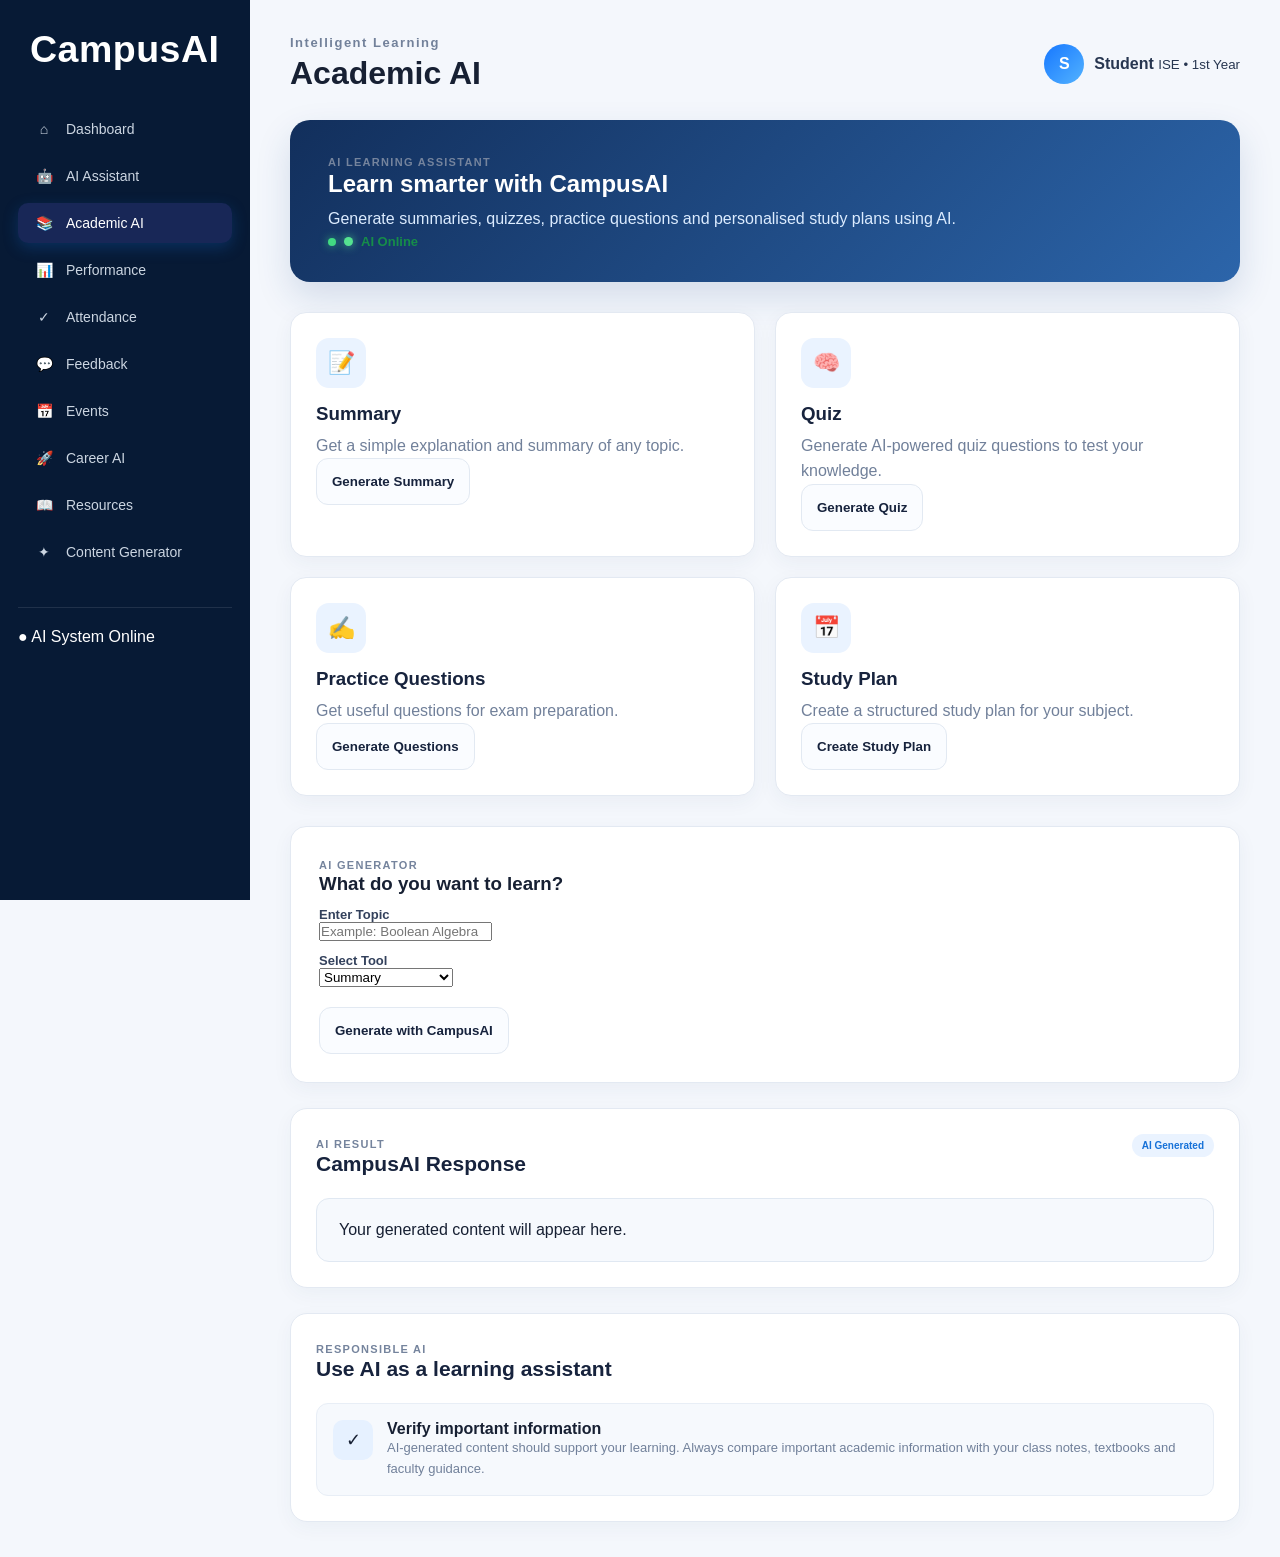
<file: frontend/academic.html>
<!DOCTYPE html>
<html lang="en">

<head>
    <meta charset="UTF-8">
    <meta name="viewport" content="width=device-width, initial-scale=1.0">

    <title>Academic AI | CampusAI</title>

    <link rel="stylesheet" href="style.css">
</head>

<body>

<div class="app">

    <!-- ================= SIDEBAR ================= -->

    <aside class="sidebar">

        <div class="sidebar-logo">

            <div class="logo-mark"></div>

            <div>
                <h2>CampusAI</h2>
                
            </div>

        </div>


        <nav>

            <a href="dashboard.html" class="nav-item">
                <span>⌂</span>
                Dashboard
            </a>

            <a href="ai.html" class="nav-item">
                <span>🤖</span>
                AI Assistant
            </a>

            <a href="academic.html" class="nav-item active">
                <span>📚</span>
                Academic AI
            </a>

            <a href="performance.html" class="nav-item">
                <span>📊</span>
                Performance
            </a>

            <a href="attendance.html" class="nav-item">
                <span>✓</span>
                Attendance
            </a>

            <a href="feedback.html" class="nav-item">
                <span>💬</span>
                Feedback
            </a>

            <a href="events.html" class="nav-item">
                <span>📅</span>
                Events
            </a>

            <a href="career.html" class="nav-item">
                <span>🚀</span>
                Career AI
            </a>

            <a href="resources.html" class="nav-item">
                <span>📖</span>
                Resources
            </a>

            <a href="content.html" class="nav-item">
                <span>✦</span>
                Content Generator
            </a>

        </nav>


        <div class="sidebar-bottom">
            <span>●</span>
            AI System Online
        </div>

    </aside>


    <!-- ================= MAIN CONTENT ================= -->

    <main class="main-content">


        <!-- TOP BAR -->

        <div class="topbar">

            <div>
                <div class="small-text">
                    Intelligent Learning
                </div>

                <h1>
                    Academic AI
                </h1>
            </div>


            <div class="profile">

                <div class="avatar">
                    S
                </div>

                <div>
                    <strong>Student</strong>
                    <small>ISE • 1st Year</small>
                </div>

            </div>

        </div>


        <!-- ================= HERO ================= -->

        <section class="page-hero">

            <div>

                <span class="section-label">
                    AI LEARNING ASSISTANT
                </span>

                <h2>
                    Learn smarter with CampusAI
                </h2>

                <p>
                    Generate summaries, quizzes, practice questions
                    and personalised study plans using AI.
                </p>

            </div>


            <div class="ai-online">

                <span class="status-dot"></span>

                AI Online

            </div>

        </section>



        <!-- ================= TOOL CARDS ================= -->

        <section class="tool-grid">


            <!-- SUMMARY -->

            <div class="tool-card">

                <div class="icon-box">
                    📝
                </div>

                <h3>
                    Summary
                </h3>

                <p>
                    Get a simple explanation and summary of any topic.
                </p>

                <button
                    class="action-btn"
                    onclick="selectTool('Summary')"
                >
                    Generate Summary
                </button>

            </div>



            <!-- QUIZ -->

            <div class="tool-card">

                <div class="icon-box">
                    🧠
                </div>

                <h3>
                    Quiz
                </h3>

                <p>
                    Generate AI-powered quiz questions to test your knowledge.
                </p>

                <button
                    class="action-btn"
                    onclick="selectTool('Quiz')"
                >
                    Generate Quiz
                </button>

            </div>



            <!-- PRACTICE -->

            <div class="tool-card">

                <div class="icon-box">
                    ✍️
                </div>

                <h3>
                    Practice Questions
                </h3>

                <p>
                    Get useful questions for exam preparation.
                </p>

                <button
                    class="action-btn"
                    onclick="selectTool('Practice Questions')"
                >
                    Generate Questions
                </button>

            </div>



            <!-- STUDY PLAN -->

            <div class="tool-card">

                <div class="icon-box">
                    📅
                </div>

                <h3>
                    Study Plan
                </h3>

                <p>
                    Create a structured study plan for your subject.
                </p>

                <button
                    class="action-btn"
                    onclick="selectTool('Study Plan')"
                >
                    Create Study Plan
                </button>

            </div>

        </section>



        <!-- ================= INPUT ================= -->

        <section class="form-card">

            <span class="section-label">
                AI GENERATOR
            </span>

            <h3>
                What do you want to learn?
            </h3>


            <label for="academicTopic">
                Enter Topic
            </label>

            <input
                type="text"
                id="academicTopic"
                placeholder="Example: Boolean Algebra"
            >


            <label for="academicType">
                Select Tool
            </label>

            <select id="academicType">

                <option value="Summary">
                    Summary
                </option>

                <option value="Quiz">
                    Quiz
                </option>

                <option value="Practice Questions">
                    Practice Questions
                </option>

                <option value="Study Plan">
                    Study Plan
                </option>

            </select>


            <button
                class="action-btn"
                onclick="generateAcademicContent()"
                style="margin-top:20px;"
            >
                Generate with CampusAI
            </button>

        </section>



        <!-- ================= RESULT ================= -->

        <section
            class="panel"
            id="academicResult"
            style="margin-top:25px;"
        >

            <div class="panel-header">

                <div>

                    <span class="section-label">
                        AI RESULT
                    </span>

                    <h3>
                        CampusAI Response
                    </h3>

                </div>

                <span class="ai-badge">
                    AI Generated
                </span>

            </div>


            <div
                id="resultContent"
                class="result"
            >
                Your generated content will appear here.
            </div>

        </section>



        <!-- ================= RESPONSIBLE AI ================= -->

        <section
            class="panel"
            style="margin-top:25px;"
        >

            <div class="panel-header">

                <div>

                    <span class="section-label">
                        RESPONSIBLE AI
                    </span>

                    <h3>
                        Use AI as a learning assistant
                    </h3>

                </div>

            </div>


            <div class="insight">

                <div class="insight-icon">
                    ✓
                </div>

                <div>

                    <strong>
                        Verify important information
                    </strong>

                    <p>
                        AI-generated content should support your learning.
                        Always compare important academic information with
                        your class notes, textbooks and faculty guidance.
                    </p>

                </div>

            </div>

        </section>


    </main>

</div>



<!-- ================= JAVASCRIPT ================= -->

<script>

function selectTool(tool) {

    const select = document.getElementById("academicType");

    select.value = tool;

    document.getElementById("academicTopic").focus();

}


async function generateAcademicContent() {

    const topic =
        document.getElementById("academicTopic").value.trim();

    const type =
        document.getElementById("academicType").value;

    const result =
        document.getElementById("resultContent");


    /* CHECK TOPIC */

    if (topic === "") {

        result.textContent =
            "Please enter a topic first.";

        document.getElementById("academicTopic").focus();

        return;

    }


    /* LOADING */

    result.textContent =
        "CampusAI is generating your " +
        type.toLowerCase() +
        "...";


    try {

        const response = await fetch(
            "http://127.0.0.1:5001/api/chat",
            {
                method: "POST",

                headers: {
                    "Content-Type": "application/json"
                },

                body: JSON.stringify({

                    message:
                        createAcademicPrompt(topic, type)

                })
            }
        );


        const data =
            await response.json();


        /* BACKEND ERROR */

        if (!response.ok) {

            result.textContent =
                "CampusAI Error: " +
                (data.error || "Something went wrong.");

            return;

        }


        /* SUCCESS */

        if (data.reply) {

            result.innerHTML =
                formatAIResponse(data.reply);

        }

        else {

            result.textContent =
                "CampusAI did not return an answer.";

        }


    }

    catch (error) {

        console.error(
            "Academic AI Error:",
            error
        );

        result.textContent =
            "Could not connect to the CampusAI server. Make sure your backend is running on port 5001.";

    }

}


/* ================= PROMPTS ================= */

function createAcademicPrompt(topic, type) {

    if (type === "Summary") {

        return `
You are CampusAI Academic Assistant.

Create a clear and simple STUDY SUMMARY for:

${topic}

The student is a first-year engineering student.

Include:
1. Definition
2. Important concepts
3. Key points
4. Important formulas or rules if applicable
5. A simple example
6. Exam points to remember

Actually provide the summary.
Do not tell the student what they should study.
        `;

    }


    if (type === "Quiz") {

        return `
You are CampusAI Academic Assistant.

Create a useful QUIZ for:

${topic}

The student is a first-year engineering student.

Create 5 multiple-choice questions.

For every question:
- Give four options
- Clearly indicate the correct answer
- Give a short explanation

Make the questions useful for exam preparation.

Actually create the quiz.
        `;

    }


    if (type === "Practice Questions") {

        return `
You are CampusAI Academic Assistant.

Create PRACTICE QUESTIONS for:

${topic}

The student is a first-year engineering student.

Create:
- 3 short-answer questions
- 3 medium-answer questions
- 2 long-answer questions

Include answers after the questions.

Make them useful for college exam preparation.

Actually provide the questions and answers.
        `;

    }


    if (type === "Study Plan") {

        return `
You are CampusAI Academic Assistant.

Create a STUDY PLAN for:

${topic}

The student is a first-year engineering student.

Create a practical 7-day study plan.

For each day include:
- Topic
- What to study
- Practice activity
- Revision activity

Keep it realistic and simple.

Actually create the complete study plan.
        `;

    }


    return `
Explain ${topic} clearly for a first-year engineering student.
    `;

}


/* ================= FORMAT AI RESPONSE ================= */

function formatAIResponse(text) {

    return text
        .replace(/</g, "&lt;")
        .replace(/>/g, "&gt;")
        .replace(/\*\*(.*?)\*\*/g, "<strong>$1</strong>")
        .replace(/\n/g, "<br>");
}

</script>

</body>

</html>
</file>
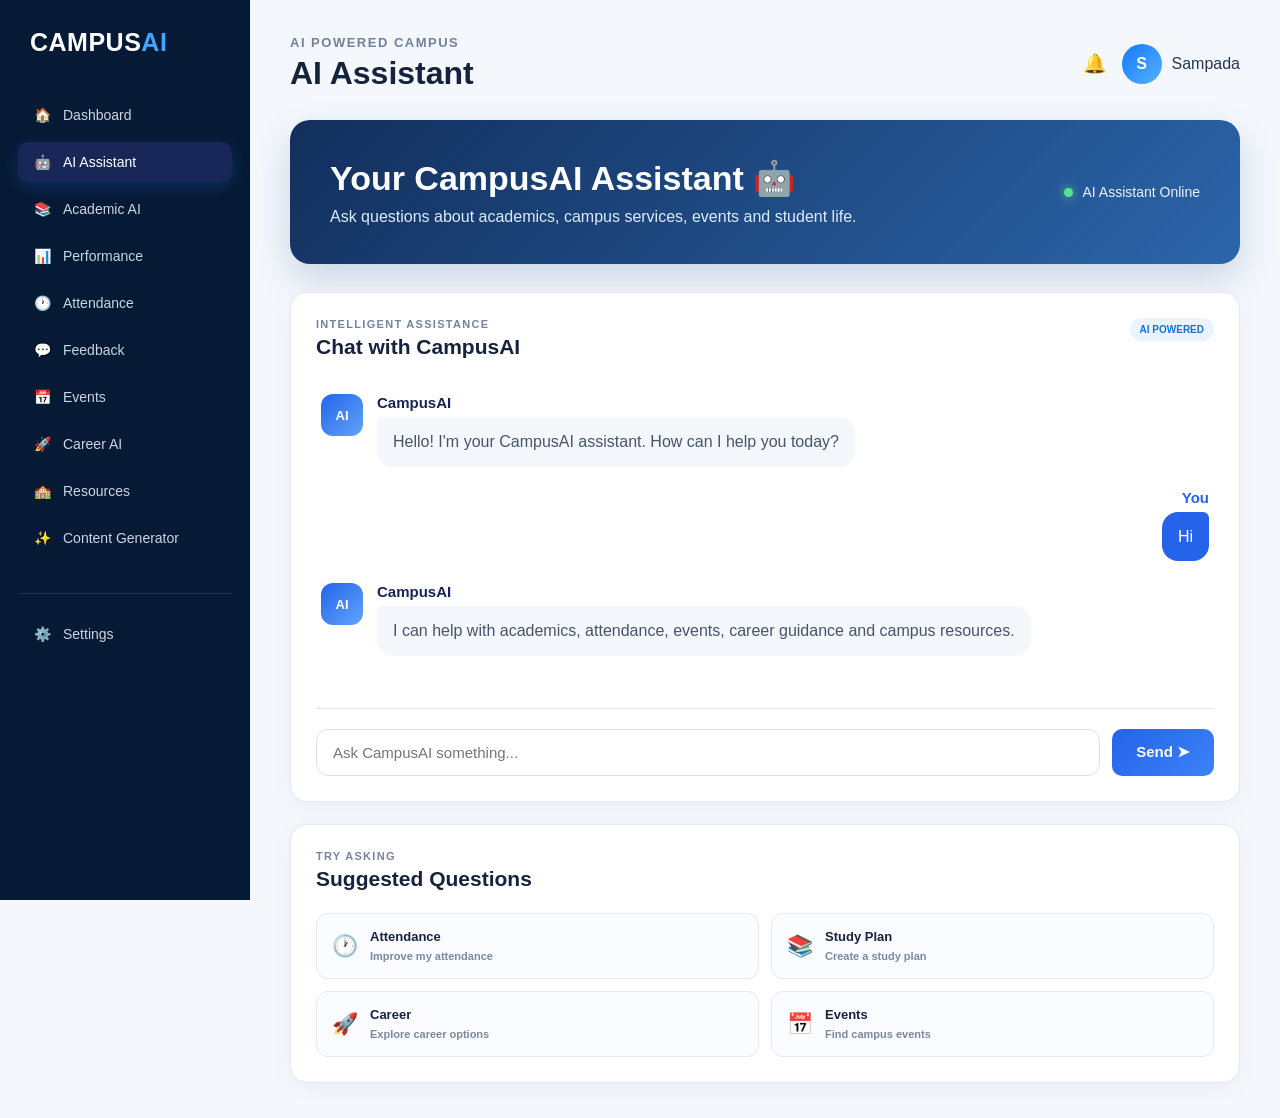
<file: frontend/ai.html>
<!DOCTYPE html>
<html lang="en">

<head>
    <meta charset="UTF-8">
    <meta name="viewport" content="width=device-width, initial-scale=1.0">

    <title>CampusAI - AI Assistant</title>

    <link rel="stylesheet" href="style.css">
</head>

<body class="dashboard-body">

    <!-- SIDEBAR -->
    <aside class="sidebar">

        <div class="sidebar-logo">
            CAMPUS<span>AI</span>
        </div>

        <nav>

            <a href="dashboard.html" class="nav-item">
                🏠 <span>Dashboard</span>
            </a>

            <a href="ai.html" class="nav-item active">
                🤖 <span>AI Assistant</span>
            </a>

            <a href="academic.html" class="nav-item">
                📚 <span>Academic AI</span>
            </a>

            <a href="performance.html" class="nav-item">
                📊 <span>Performance</span>
            </a>

            <a href="attendance.html" class="nav-item">
                🕐 <span>Attendance</span>
            </a>

            <a href="feedback.html" class="nav-item">
                💬 <span>Feedback</span>
            </a>

            <a href="events.html" class="nav-item">
                📅 <span>Events</span>
            </a>

            <a href="career.html" class="nav-item">
                🚀 <span>Career AI</span>
            </a>

            <a href="resources.html" class="nav-item">
                🏫 <span>Resources</span>
            </a>

            <a href="content.html" class="nav-item">
                ✨ <span>Content Generator</span>
            </a>

        </nav>

        <div class="sidebar-bottom">
            <a href="#" class="nav-item">
                ⚙️ <span>Settings</span>
            </a>
        </div>

    </aside>


    <!-- MAIN CONTENT -->
    <main class="main-content">

        <!-- TOP BAR -->
        <header class="topbar">

            <div>
                <p class="small-text">AI POWERED CAMPUS</p>
                <h2>AI Assistant</h2>
            </div>

            <div class="profile">

                <div class="notification">
                    🔔
                </div>

                <div class="avatar">
                    S
                </div>

                <span>Sampada</span>

            </div>

        </header>


        <!-- AI HERO -->
        <section class="welcome">

            <div>

                <h1>
                    Your CampusAI Assistant 🤖
                </h1>

                <p>
                    Ask questions about academics, campus services,
                    events and student life.
                </p>

            </div>

            <div class="ai-status">

                <span class="status-dot"></span>

                AI Assistant Online

            </div>

        </section>


        <!-- CHAT PANEL -->
        <section class="panel">

            <div class="panel-header">

                <div>

                    <p class="section-label">
                        INTELLIGENT ASSISTANCE
                    </p>

                    <h3>
                        Chat with CampusAI
                    </h3>

                </div>

                <span class="ai-badge">
                    AI POWERED
                </span>

            </div>


            <!-- CHAT MESSAGES -->
            <div class="chat-messages" id="chatMessages">

                <div class="message">

                    <div class="message-avatar">
                        AI
                    </div>

                    <div class="message-content">

                        <strong>
                            CampusAI
                        </strong>

                        <p>
                            Hello! I'm your CampusAI assistant.
                            How can I help you today?
                        </p>

                    </div>

                </div>


                <div class="message user-message">

                    <div class="message-content">

                        <strong>
                            You
                        </strong>

                        <p>
                            Hi
                        </p>

                    </div>

                </div>


                <div class="message">

                    <div class="message-avatar">
                        AI
                    </div>

                    <div class="message-content">

                        <strong>
                            CampusAI
                        </strong>

                        <p>
                            I can help with academics, attendance,
                            events, career guidance and campus resources.
                        </p>

                    </div>

                </div>

            </div>


            <!-- CHAT INPUT -->
            <div class="chat-input">

                <input
    type="text"
    id="userQuestion"
    placeholder="Ask CampusAI something..."
    autocomplete="off"
>
                <button onclick="askAI()">
    Send ➤
</button>

            </div>

        </section>


        <!-- SUGGESTED QUESTIONS -->
        <section class="panel" style="margin-top: 22px;">

            <div class="panel-header">

                <div>

                    <p class="section-label">
                        TRY ASKING
                    </p>

                    <h3>
                        Suggested Questions
                    </h3>

                </div>

            </div>


            <div class="quick-actions">

                <button
                    class="action-btn"
                    onclick="setQuestion('How can I improve my attendance?')">

                    <span>🕐</span>

                    <div>

                        <strong>
                            Attendance
                        </strong>

                        <small>
                            Improve my attendance
                        </small>

                    </div>

                </button>


                <button
                    class="action-btn"
                    onclick="setQuestion('Create a study plan for me')">

                    <span>📚</span>

                    <div>

                        <strong>
                            Study Plan
                        </strong>

                        <small>
                            Create a study plan
                        </small>

                    </div>

                </button>


                <button
                    class="action-btn"
                    onclick="setQuestion('What career options are available for ISE students?')">

                    <span>🚀</span>

                    <div>

                        <strong>
                            Career
                        </strong>

                        <small>
                            Explore career options
                        </small>

                    </div>

                </button>


                <button
                    class="action-btn"
                    onclick="setQuestion('What campus events are coming up?')">

                    <span>📅</span>

                    <div>

                        <strong>
                            Events
                        </strong>

                        <small>
                            Find campus events
                        </small>

                    </div>

                </button>

            </div>

        </section>

    </main>


    <!-- JAVASCRIPT -->
    <script src="script.js"></script>

</body>

</html>
</file>
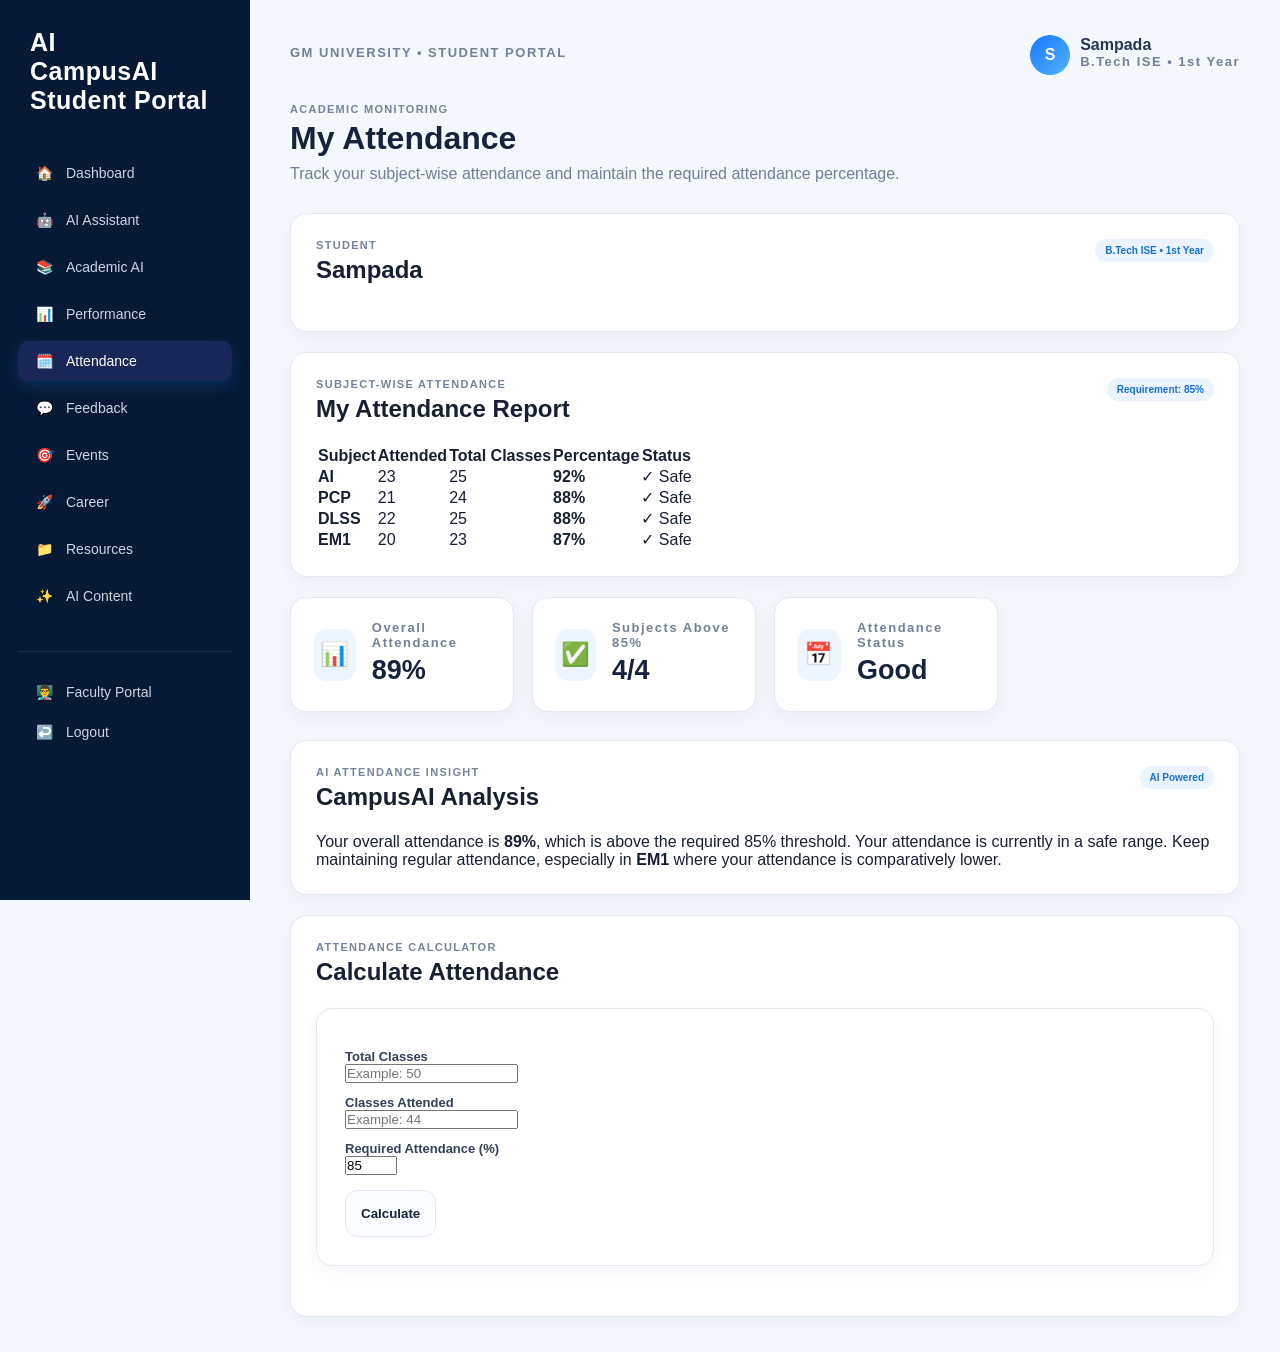
<file: frontend/attendance.html>
<!DOCTYPE html>
<html lang="en">

<head>
    <meta charset="UTF-8">
    <meta name="viewport" content="width=device-width, initial-scale=1.0">

    <title>CampusAI | Attendance</title>

    <link rel="stylesheet" href="style.css">
</head>

<body>

<div class="app">

    <!-- SIDEBAR -->

    <aside class="sidebar">

        <div class="sidebar-logo">
            <div class="logo-icon">AI</div>

            <div>
                <div class="logo-title">CampusAI</div>
                <div class="logo-subtitle">Student Portal</div>
            </div>
        </div>


        <nav>

            <a href="dashboard.html" class="nav-item">
                <span>🏠</span>
                <span>Dashboard</span>
            </a>

            <a href="ai.html" class="nav-item">
                <span>🤖</span>
                <span>AI Assistant</span>
            </a>

            <a href="academic.html" class="nav-item">
                <span>📚</span>
                <span>Academic AI</span>
            </a>

            <a href="performance.html" class="nav-item">
                <span>📊</span>
                <span>Performance</span>
            </a>

            <a href="attendance.html" class="nav-item active">
                <span>🗓️</span>
                <span>Attendance</span>
            </a>

            <a href="feedback.html" class="nav-item">
                <span>💬</span>
                <span>Feedback</span>
            </a>

            <a href="events.html" class="nav-item">
                <span>🎯</span>
                <span>Events</span>
            </a>

            <a href="career.html" class="nav-item">
                <span>🚀</span>
                <span>Career</span>
            </a>

            <a href="resources.html" class="nav-item">
                <span>📁</span>
                <span>Resources</span>
            </a>

            <a href="content.html" class="nav-item">
                <span>✨</span>
                <span>AI Content</span>
            </a>

        </nav>


        <div class="sidebar-bottom">

            <a href="faculty-login.html" class="nav-item">
                <span>👨‍🏫</span>
                <span>Faculty Portal</span>
            </a>

            <a href="index.html" class="nav-item">
                <span>↩️</span>
                <span>Logout</span>
            </a>

        </div>

    </aside>



    <!-- MAIN CONTENT -->

    <main class="main-content">

        <!-- TOP BAR -->

        <div class="topbar">

            <div>
                <div class="small-text">
                    GM UNIVERSITY • STUDENT PORTAL
                </div>
            </div>

            <div class="profile">

                <div class="avatar">
                    S
                </div>

                <div>

                    <strong>Sampada</strong>

                    <div class="small-text">
                        B.Tech ISE • 1st Year
                    </div>

                </div>

            </div>

        </div>



        <!-- PAGE HEADER -->

        <div class="page-header">

            <div>

                <div class="section-label">
                    ACADEMIC MONITORING
                </div>

                <h1>
                    My Attendance
                </h1>

                <p>
                    Track your subject-wise attendance and maintain
                    the required attendance percentage.
                </p>

            </div>

        </div>



        <!-- STUDENT INFO -->

        <div class="panel" style="margin-bottom:20px;">

            <div class="panel-header">

                <div>

                    <div class="section-label">
                        STUDENT
                    </div>

                    <h2>
                        Sampada
                    </h2>

                </div>

                <div class="ai-badge">
                    B.Tech ISE • 1st Year
                </div>

            </div>

        </div>



        <!-- ATTENDANCE TABLE -->

        <div class="panel">

            <div class="panel-header">

                <div>

                    <div class="section-label">
                        SUBJECT-WISE ATTENDANCE
                    </div>

                    <h2>
                        My Attendance Report
                    </h2>

                </div>

                <div class="ai-badge">
                    Requirement: 85%
                </div>

            </div>


            <table class="data-table">

                <thead>

                    <tr>
                        <th>Subject</th>
                        <th>Attended</th>
                        <th>Total Classes</th>
                        <th>Percentage</th>
                        <th>Status</th>
                    </tr>

                </thead>

                <tbody id="attendanceTable">

                </tbody>

            </table>

        </div>



        <!-- OVERALL -->

        <div class="stats" style="margin-top:20px;">

            <div class="stat-card">

                <div class="stat-icon">
                    📊
                </div>

                <div>

                    <div class="small-text">
                        Overall Attendance
                    </div>

                    <h2 id="overallAttendance">
                        -
                    </h2>

                </div>

            </div>


            <div class="stat-card">

                <div class="stat-icon">
                    ✅
                </div>

                <div>

                    <div class="small-text">
                        Subjects Above 85%
                    </div>

                    <h2 id="subjectsSafe">
                        -
                    </h2>

                </div>

            </div>


            <div class="stat-card">

                <div class="stat-icon">
                    📅
                </div>

                <div>

                    <div class="small-text">
                        Attendance Status
                    </div>

                    <h2 id="overallStatus">
                        -
                    </h2>

                </div>

            </div>

        </div>



        <!-- AI INSIGHT -->

        <div class="panel" style="margin-top:20px;">

            <div class="panel-header">

                <div>

                    <div class="section-label">
                        AI ATTENDANCE INSIGHT
                    </div>

                    <h2>
                        CampusAI Analysis
                    </h2>

                </div>

                <div class="ai-badge">
                    AI Powered
                </div>

            </div>


            <div class="insight-box" id="attendanceInsight">
                Analyzing your attendance...
            </div>

        </div>



        <!-- CALCULATOR -->

        <div class="panel" style="margin-top:20px;">

            <div class="panel-header">

                <div>

                    <div class="section-label">
                        ATTENDANCE CALCULATOR
                    </div>

                    <h2>
                        Calculate Attendance
                    </h2>

                </div>

            </div>


            <div class="form-card">

                <label>
                    Total Classes
                </label>

                <input
                    type="number"
                    id="totalClasses"
                    placeholder="Example: 50"
                    min="1"
                >


                <label>
                    Classes Attended
                </label>

                <input
                    type="number"
                    id="attendedClasses"
                    placeholder="Example: 44"
                    min="0"
                >


                <label>
                    Required Attendance (%)
                </label>

                <input
                    type="number"
                    id="requiredAttendance"
                    value="85"
                    min="1"
                    max="100"
                >


                <button
                    class="action-btn"
                    onclick="calculateAttendance()"
                    style="margin-top:15px;"
                >
                    Calculate
                </button>


                <div
                    class="result"
                    id="attendanceResult"
                    style="display:none;"
                ></div>

            </div>

        </div>

    </main>

</div>



<!-- DATABASE -->

<script src="data.js"></script>


<script>

function loadSampadaAttendance() {

    const student = students["Sampada"];

    const subjects = ["AI", "PCP", "DLSS", "EM1"];

    let tableHTML = "";

    let totalAttended = 0;
    let totalClasses = 0;
    let safeSubjects = 0;


    subjects.forEach(subject => {

        const attended =
            student.attendance[subject];

        const total =
            student.totalClasses[subject];

        const percentage =
            Math.round((attended / total) * 100);


        totalAttended += attended;
        totalClasses += total;


        let status;

        if (percentage >= 85) {

            status =
                `<span class="good">✓ Safe</span>`;

            safeSubjects++;

        } else {

            status =
                `<span class="warning">⚠ Needs Attention</span>`;

        }


        tableHTML += `

            <tr>

                <td>
                    <strong>${subject}</strong>
                </td>

                <td>
                    ${attended}
                </td>

                <td>
                    ${total}
                </td>

                <td>
                    <strong>${percentage}%</strong>
                </td>

                <td>
                    ${status}
                </td>

            </tr>

        `;
    });


    document.getElementById("attendanceTable")
        .innerHTML = tableHTML;



    /* OVERALL */

    const overall =
        Math.round(
            (totalAttended / totalClasses) * 100
        );


    document.getElementById("overallAttendance")
        .textContent = overall + "%";


    document.getElementById("subjectsSafe")
        .textContent =
        safeSubjects + "/4";


    document.getElementById("overallStatus")
        .textContent =
        overall >= 85
            ? "Good"
            : "Improve";



    /* AI INSIGHT */

    let lowestSubject = "";
    let lowestPercentage = 999;


    subjects.forEach(subject => {

        const attended =
            student.attendance[subject];

        const total =
            student.totalClasses[subject];

        const percentage =
            (attended / total) * 100;


        if (percentage < lowestPercentage) {

            lowestPercentage =
                percentage;

            lowestSubject =
                subject;

        }

    });


    lowestPercentage =
        Math.round(lowestPercentage);


    let message;


    if (overall >= 85) {

        message = `
            Your overall attendance is
            <strong>${overall}%</strong>, which is above
            the required 85% threshold.

            Your attendance is currently in a safe range.
            Keep maintaining regular attendance,
            especially in <strong>${lowestSubject}</strong>
            where your attendance is comparatively lower.
        `;

    } else {

        message = `
            Your overall attendance is
            <strong>${overall}%</strong>, which is below
            the required 85% threshold.

            You should focus on improving attendance,
            especially in <strong>${lowestSubject}</strong>.
        `;

    }


    document.getElementById("attendanceInsight")
        .innerHTML = message;

}



function calculateAttendance() {

    const total =
        Number(
            document.getElementById("totalClasses").value
        );

    const attended =
        Number(
            document.getElementById("attendedClasses").value
        );

    const required =
        Number(
            document.getElementById("requiredAttendance").value
        );


    const result =
        document.getElementById("attendanceResult");


    if (
        total <= 0 ||
        attended < 0 ||
        attended > total
    ) {

        result.style.display = "block";

        result.innerHTML =
            "Please enter valid attendance values.";

        return;

    }


    const percentage =
        (attended / total) * 100;


    let message = `
        Current Attendance:
        <strong>${percentage.toFixed(2)}%</strong>
        <br><br>
    `;


    if (percentage >= required) {

        message += `
            ✓ You have met the required
            ${required}% attendance.
        `;

    } else {

        const classesNeeded =
            Math.ceil(
                (required * total - 100 * attended)
                /
                (100 - required)
            );


        message += `
            ⚠ You need to attend approximately
            <strong>${classesNeeded}</strong>
            more consecutive classes to reach
            ${required}%.
        `;

    }


    result.style.display = "block";

    result.innerHTML = message;

}



document.addEventListener(
    "DOMContentLoaded",
    loadSampadaAttendance
);

</script>

</body>

</html>
</file>
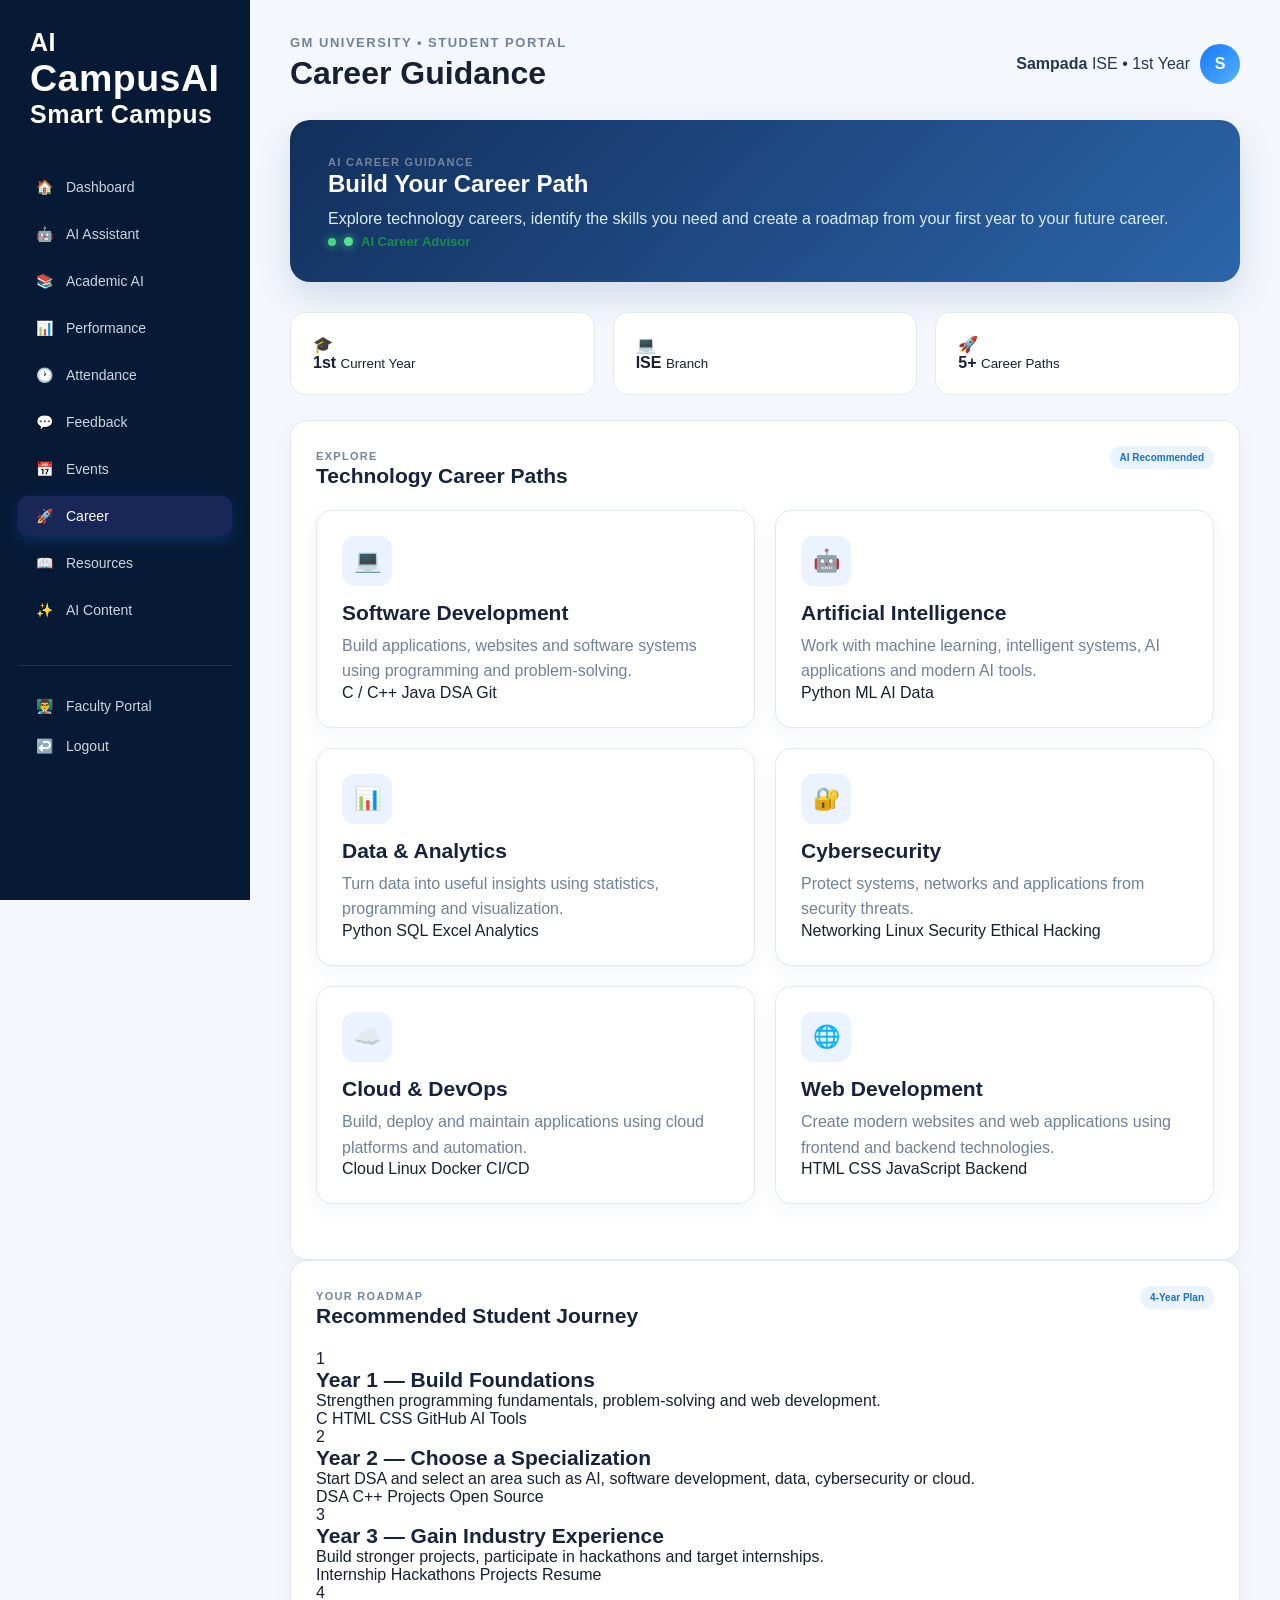
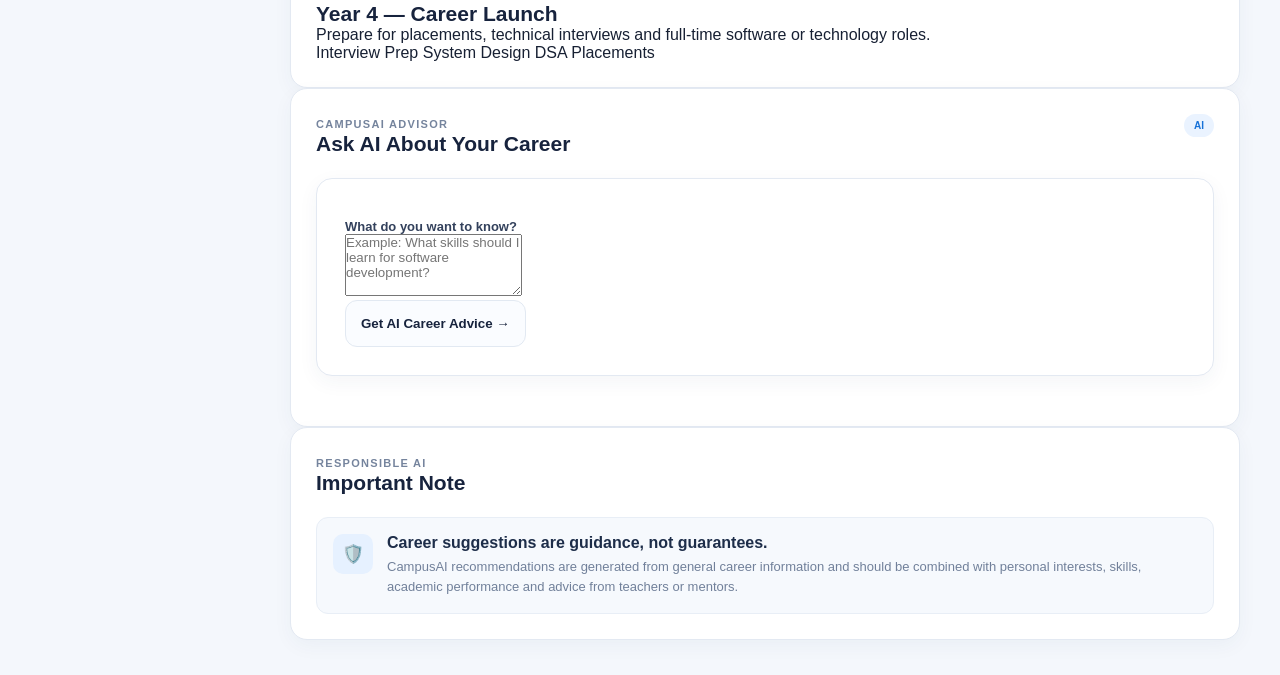
<file: frontend/career.html>
<!DOCTYPE html>
<html lang="en">
<head>
    <meta charset="UTF-8">
    <meta name="viewport" content="width=device-width, initial-scale=1.0">

    <title>Career Guidance | CampusAI</title>

    <link rel="stylesheet" href="style.css">
</head>

<body>

<div class="app">

    <!-- SIDEBAR -->
    <aside class="sidebar">

        <div class="sidebar-logo">
            <div class="logo-mark">AI</div>

            <div>
                <h2>CampusAI</h2>
                <p>Smart Campus</p>
            </div>
        </div>

        <nav class="sidebar-nav">

            <a href="dashboard.html" class="nav-item">
                <span>🏠</span>
                <span>Dashboard</span>
            </a>

            <a href="ai.html" class="nav-item">
                <span>🤖</span>
                <span>AI Assistant</span>
            </a>

            <a href="academic.html" class="nav-item">
                <span>📚</span>
                <span>Academic AI</span>
            </a>

            <a href="performance.html" class="nav-item">
                <span>📊</span>
                <span>Performance</span>
            </a>

            <a href="attendance.html" class="nav-item">
                <span>🕐</span>
                <span>Attendance</span>
            </a>

            <a href="feedback.html" class="nav-item">
                <span>💬</span>
                <span>Feedback</span>
            </a>

            <a href="events.html" class="nav-item">
                <span>📅</span>
                <span>Events</span>
            </a>

            <a href="career.html" class="nav-item active">
                <span>🚀</span>
                <span>Career</span>
            </a>

            <a href="resources.html" class="nav-item">
                <span>📖</span>
                <span>Resources</span>
            </a>

            <a href="content.html" class="nav-item">
                <span>✨</span>
                <span>AI Content</span>
            </a>

        </nav>

        <div class="sidebar-bottom">

            <a href="faculty-login.html" class="nav-item">
                <span>👨‍🏫</span>
                <span>Faculty Portal</span>
            </a>

            <a href="index.html" class="nav-item">
                <span>↩️</span>
                <span>Logout</span>
            </a>

        </div>

    </aside>


    <!-- MAIN CONTENT -->
    <main class="main-content">

        <!-- TOPBAR -->
        <header class="topbar">

            <div>
                <div class="small-text">
                    GM UNIVERSITY • STUDENT PORTAL
                </div>

                <h1>Career Guidance</h1>
            </div>

            <div class="profile">

                <div>
                    <strong>Sampada</strong>
                    <span>ISE • 1st Year</span>
                </div>

                <div class="avatar">
                    S
                </div>

            </div>

        </header>


        <!-- PAGE -->
        <div class="page-container">


            <!-- HERO -->
            <section class="page-hero">

                <div>

                    <span class="section-label">
                        AI CAREER GUIDANCE
                    </span>

                    <h2>
                        Build Your Career Path
                    </h2>

                    <p>
                        Explore technology careers, identify the skills you
                        need and create a roadmap from your first year to
                        your future career.
                    </p>

                </div>

                <div class="ai-online">

                    <span class="status-dot"></span>

                    AI Career Advisor

                </div>

            </section>


            <!-- CAREER STATS -->
            <div class="page-stats">

                <div class="page-stat">

                    <span>🎓</span>

                    <div>

                        <strong>1st</strong>

                        <small>
                            Current Year
                        </small>

                    </div>

                </div>


                <div class="page-stat">

                    <span>💻</span>

                    <div>

                        <strong>ISE</strong>

                        <small>
                            Branch
                        </small>

                    </div>

                </div>


                <div class="page-stat">

                    <span>🚀</span>

                    <div>

                        <strong>5+</strong>

                        <small>
                            Career Paths
                        </small>

                    </div>

                </div>

            </div>


            <!-- CAREER PATHS -->
            <section class="panel">

                <div class="panel-header">

                    <div>

                        <span class="section-label">
                            EXPLORE
                        </span>

                        <h3>
                            Technology Career Paths
                        </h3>

                    </div>

                    <span class="ai-badge">
                        AI Recommended
                    </span>

                </div>


                <div class="tool-grid">


                    <!-- SOFTWARE -->
                    <div class="tool-card">

                        <div class="icon-box">
                            💻
                        </div>

                        <h3>
                            Software Development
                        </h3>

                        <p>
                            Build applications, websites and software
                            systems using programming and problem-solving.
                        </p>

                        <div class="skill-list">

                            <span>C / C++</span>
                            <span>Java</span>
                            <span>DSA</span>
                            <span>Git</span>

                        </div>

                    </div>


                    <!-- AI -->
                    <div class="tool-card">

                        <div class="icon-box">
                            🤖
                        </div>

                        <h3>
                            Artificial Intelligence
                        </h3>

                        <p>
                            Work with machine learning, intelligent systems,
                            AI applications and modern AI tools.
                        </p>

                        <div class="skill-list">

                            <span>Python</span>
                            <span>ML</span>
                            <span>AI</span>
                            <span>Data</span>

                        </div>

                    </div>


                    <!-- DATA -->
                    <div class="tool-card">

                        <div class="icon-box">
                            📊
                        </div>

                        <h3>
                            Data & Analytics
                        </h3>

                        <p>
                            Turn data into useful insights using statistics,
                            programming and visualization.
                        </p>

                        <div class="skill-list">

                            <span>Python</span>
                            <span>SQL</span>
                            <span>Excel</span>
                            <span>Analytics</span>

                        </div>

                    </div>


                    <!-- CYBER -->
                    <div class="tool-card">

                        <div class="icon-box">
                            🔐
                        </div>

                        <h3>
                            Cybersecurity
                        </h3>

                        <p>
                            Protect systems, networks and applications from
                            security threats.
                        </p>

                        <div class="skill-list">

                            <span>Networking</span>
                            <span>Linux</span>
                            <span>Security</span>
                            <span>Ethical Hacking</span>

                        </div>

                    </div>


                    <!-- CLOUD -->
                    <div class="tool-card">

                        <div class="icon-box">
                            ☁️
                        </div>

                        <h3>
                            Cloud & DevOps
                        </h3>

                        <p>
                            Build, deploy and maintain applications using
                            cloud platforms and automation.
                        </p>

                        <div class="skill-list">

                            <span>Cloud</span>
                            <span>Linux</span>
                            <span>Docker</span>
                            <span>CI/CD</span>

                        </div>

                    </div>


                    <!-- WEB -->
                    <div class="tool-card">

                        <div class="icon-box">
                            🌐
                        </div>

                        <h3>
                            Web Development
                        </h3>

                        <p>
                            Create modern websites and web applications using
                            frontend and backend technologies.
                        </p>

                        <div class="skill-list">

                            <span>HTML</span>
                            <span>CSS</span>
                            <span>JavaScript</span>
                            <span>Backend</span>

                        </div>

                    </div>

                </div>

            </section>


            <!-- PERSONAL ROADMAP -->
            <section class="panel">

                <div class="panel-header">

                    <div>

                        <span class="section-label">
                            YOUR ROADMAP
                        </span>

                        <h3>
                            Recommended Student Journey
                        </h3>

                    </div>

                    <span class="ai-badge">
                        4-Year Plan
                    </span>

                </div>


                <div class="career-roadmap">


                    <!-- YEAR 1 -->
                    <div class="roadmap-item">

                        <div class="roadmap-number">
                            1
                        </div>

                        <div class="roadmap-content">

                            <h3>
                                Year 1 — Build Foundations
                            </h3>

                            <p>
                                Strengthen programming fundamentals,
                                problem-solving and web development.
                            </p>

                            <div class="skill-list">

                                <span>C</span>
                                <span>HTML</span>
                                <span>CSS</span>
                                <span>GitHub</span>
                                <span>AI Tools</span>

                            </div>

                        </div>

                    </div>


                    <!-- YEAR 2 -->
                    <div class="roadmap-item">

                        <div class="roadmap-number">
                            2
                        </div>

                        <div class="roadmap-content">

                            <h3>
                                Year 2 — Choose a Specialization
                            </h3>

                            <p>
                                Start DSA and select an area such as AI,
                                software development, data, cybersecurity
                                or cloud.
                            </p>

                            <div class="skill-list">

                                <span>DSA</span>
                                <span>C++</span>
                                <span>Projects</span>
                                <span>Open Source</span>

                            </div>

                        </div>

                    </div>


                    <!-- YEAR 3 -->
                    <div class="roadmap-item">

                        <div class="roadmap-number">
                            3
                        </div>

                        <div class="roadmap-content">

                            <h3>
                                Year 3 — Gain Industry Experience
                            </h3>

                            <p>
                                Build stronger projects, participate in
                                hackathons and target internships.
                            </p>

                            <div class="skill-list">

                                <span>Internship</span>
                                <span>Hackathons</span>
                                <span>Projects</span>
                                <span>Resume</span>

                            </div>

                        </div>

                    </div>


                    <!-- YEAR 4 -->
                    <div class="roadmap-item">

                        <div class="roadmap-number">
                            4
                        </div>

                        <div class="roadmap-content">

                            <h3>
                                Year 4 — Career Launch
                            </h3>

                            <p>
                                Prepare for placements, technical interviews
                                and full-time software or technology roles.
                            </p>

                            <div class="skill-list">

                                <span>Interview Prep</span>
                                <span>System Design</span>
                                <span>DSA</span>
                                <span>Placements</span>

                            </div>

                        </div>

                    </div>

                </div>

            </section>


            <!-- AI ADVISOR -->
            <section class="panel">

                <div class="panel-header">

                    <div>

                        <span class="section-label">
                            CAMPUSAI ADVISOR
                        </span>

                        <h3>
                            Ask AI About Your Career
                        </h3>

                    </div>

                    <span class="ai-badge">
                        AI
                    </span>

                </div>


                <div class="form-card">

                    <label for="careerQuestion">
                        What do you want to know?
                    </label>

                    <textarea
                        id="careerQuestion"
                        rows="4"
                        placeholder="Example: What skills should I learn for software development?"
                    ></textarea>


                    <button
                        class="action-btn primary"
                        onclick="getCareerAdvice()">

                        Get AI Career Advice →

                    </button>


                    <div
                        id="careerResult"
                        class="result"
                        style="display:none;">

                    </div>

                </div>

            </section>


            <!-- RESPONSIBLE AI -->
            <section class="panel">

                <div class="panel-header">

                    <div>

                        <span class="section-label">
                            RESPONSIBLE AI
                        </span>

                        <h3>
                            Important Note
                        </h3>

                    </div>

                </div>

                <div class="insight">

                    <div class="insight-icon">
                        🛡️
                    </div>

                    <div>

                        <h4>
                            Career suggestions are guidance, not guarantees.
                        </h4>

                        <p>
                            CampusAI recommendations are generated from
                            general career information and should be combined
                            with personal interests, skills, academic
                            performance and advice from teachers or mentors.
                        </p>

                    </div>

                </div>

            </section>

        </div>

    </main>

</div>


<script>

function getCareerAdvice() {

    const question =
        document.getElementById("careerQuestion").value.trim();

    const result =
        document.getElementById("careerResult");

    if (question === "") {

        result.style.display = "block";

        result.innerHTML =
            "<strong>Please enter a career question.</strong>";

        return;

    }

    result.style.display = "block";

    result.innerHTML = `
        <h4>CampusAI Career Insight</h4>

        <p>
            Based on your question, focus on building strong programming
            fundamentals first. As an ISE student, you can explore software
            development, AI, data, cybersecurity and cloud technologies
            before choosing a specialization.
        </p>

        <p>
            Start with one programming language, learn DSA gradually,
            build small projects and maintain your work on GitHub.
            Your career direction can become clearer as you gain
            experience.
        </p>
    `;
}

</script>

</body>
</html>
</file>
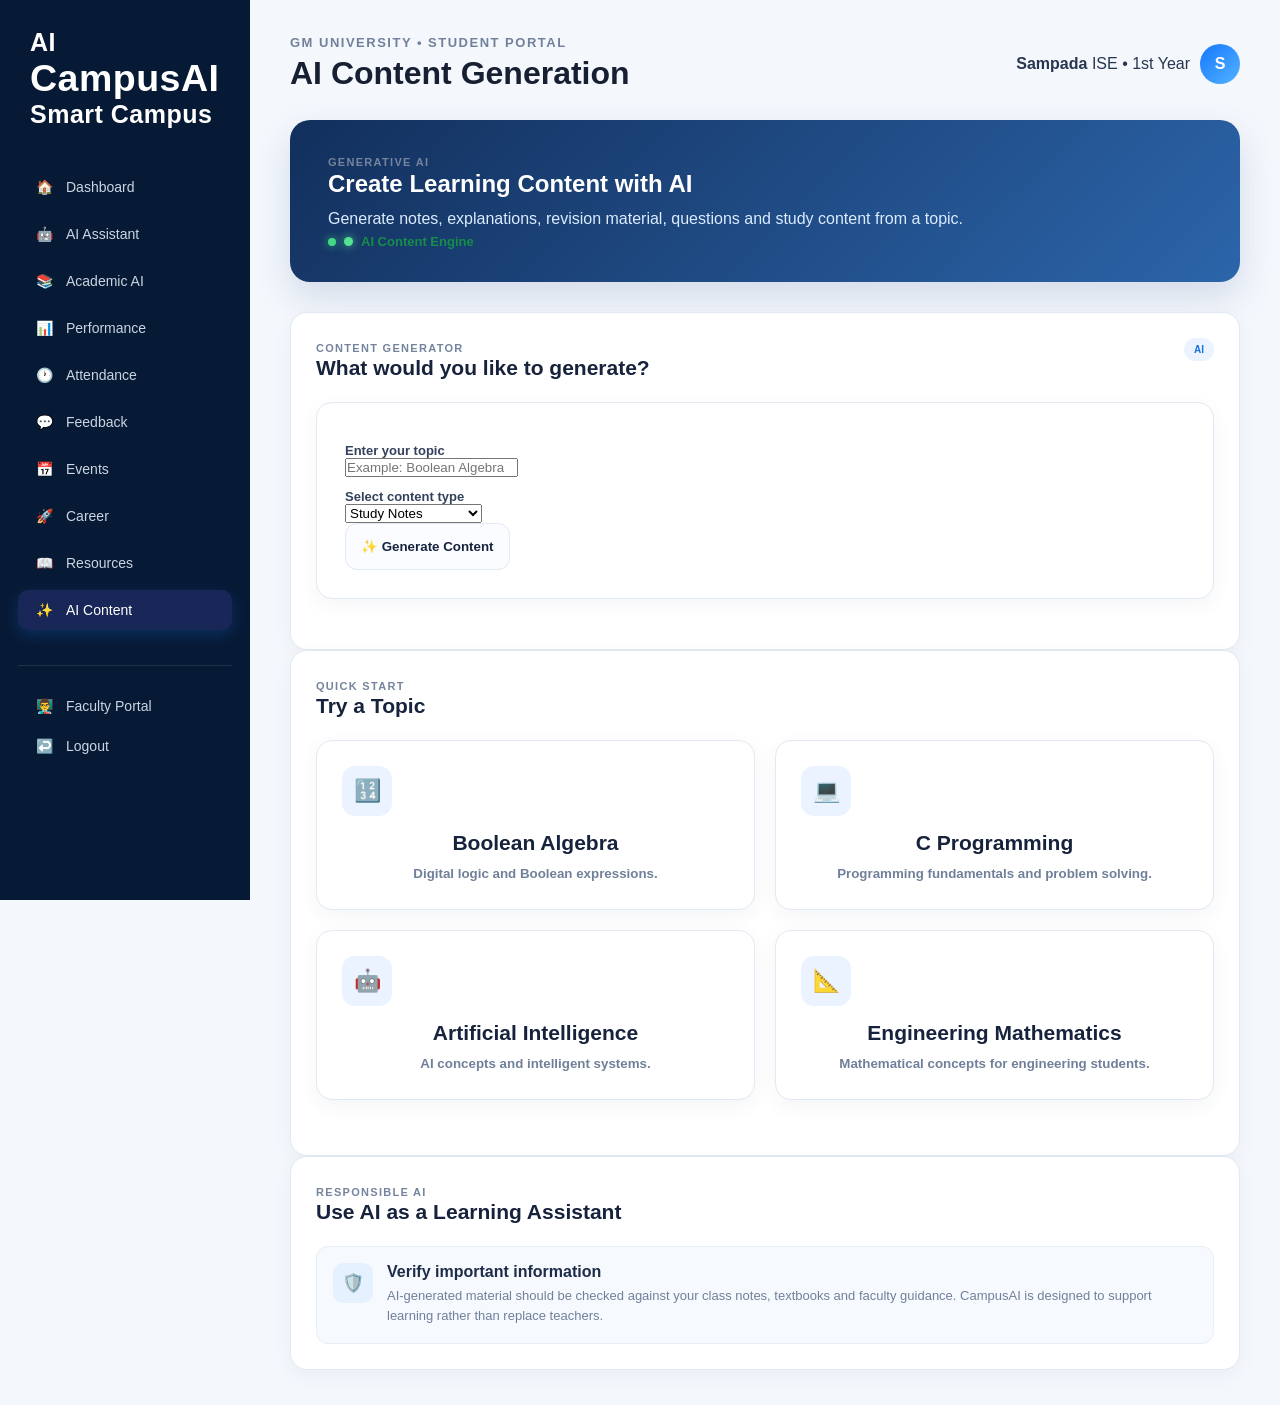
<file: frontend/content.html>
<!DOCTYPE html>
<html lang="en">
<head>
    <meta charset="UTF-8">
    <meta name="viewport" content="width=device-width, initial-scale=1.0">

    <title>AI Content | CampusAI</title>

    <link rel="stylesheet" href="style.css">
</head>

<body>

<div class="app">

    <!-- SIDEBAR -->
    <aside class="sidebar">

        <div class="sidebar-logo">
            <div class="logo-mark">AI</div>

            <div>
                <h2>CampusAI</h2>
                <p>Smart Campus</p>
            </div>
        </div>

        <nav class="sidebar-nav">

            <a href="dashboard.html" class="nav-item">
                <span>🏠</span>
                <span>Dashboard</span>
            </a>

            <a href="ai.html" class="nav-item">
                <span>🤖</span>
                <span>AI Assistant</span>
            </a>

            <a href="academic.html" class="nav-item">
                <span>📚</span>
                <span>Academic AI</span>
            </a>

            <a href="performance.html" class="nav-item">
                <span>📊</span>
                <span>Performance</span>
            </a>

            <a href="attendance.html" class="nav-item">
                <span>🕐</span>
                <span>Attendance</span>
            </a>

            <a href="feedback.html" class="nav-item">
                <span>💬</span>
                <span>Feedback</span>
            </a>

            <a href="events.html" class="nav-item">
                <span>📅</span>
                <span>Events</span>
            </a>

            <a href="career.html" class="nav-item">
                <span>🚀</span>
                <span>Career</span>
            </a>

            <a href="resources.html" class="nav-item">
                <span>📖</span>
                <span>Resources</span>
            </a>

            <a href="content.html" class="nav-item active">
                <span>✨</span>
                <span>AI Content</span>
            </a>

        </nav>

        <div class="sidebar-bottom">

            <a href="faculty-login.html" class="nav-item">
                <span>👨‍🏫</span>
                <span>Faculty Portal</span>
            </a>

            <a href="index.html" class="nav-item">
                <span>↩️</span>
                <span>Logout</span>
            </a>

        </div>

    </aside>


    <!-- MAIN -->
    <main class="main-content">

        <!-- TOPBAR -->
        <header class="topbar">

            <div>

                <div class="small-text">
                    GM UNIVERSITY • STUDENT PORTAL
                </div>

                <h1>
                    AI Content Generation
                </h1>

            </div>

            <div class="profile">

                <div>
                    <strong>Sampada</strong>
                    <span>ISE • 1st Year</span>
                </div>

                <div class="avatar">
                    S
                </div>

            </div>

        </header>


        <!-- PAGE -->
        <div class="page-container">


            <!-- HERO -->
            <section class="page-hero">

                <div>

                    <span class="section-label">
                        GENERATIVE AI
                    </span>

                    <h2>
                        Create Learning Content with AI
                    </h2>

                    <p>
                        Generate notes, explanations, revision material,
                        questions and study content from a topic.
                    </p>

                </div>

                <div class="ai-online">

                    <span class="status-dot"></span>

                    AI Content Engine

                </div>

            </section>


            <!-- GENERATOR -->
            <section class="panel">

                <div class="panel-header">

                    <div>

                        <span class="section-label">
                            CONTENT GENERATOR
                        </span>

                        <h3>
                            What would you like to generate?
                        </h3>

                    </div>

                    <span class="ai-badge">
                        AI
                    </span>

                </div>


                <div class="form-card">

                    <label for="contentTopic">
                        Enter your topic
                    </label>

                    <input
                        type="text"
                        id="contentTopic"
                        placeholder="Example: Boolean Algebra"
                    >


                    <label for="contentType">
                        Select content type
                    </label>

                    <select id="contentType">

                        <option value="notes">
                            Study Notes
                        </option>

                        <option value="explanation">
                            Simple Explanation
                        </option>

                        <option value="questions">
                            Practice Questions
                        </option>

                        <option value="summary">
                            Quick Revision
                        </option>

                        <option value="flashcards">
                            Flashcards
                        </option>

                    </select>


                    <button
                        class="action-btn primary"
                        onclick="generateContent()">

                        ✨ Generate Content

                    </button>

                </div>

            </section>


            <!-- QUICK TOPICS -->
            <section class="panel">

                <div class="panel-header">

                    <div>

                        <span class="section-label">
                            QUICK START
                        </span>

                        <h3>
                            Try a Topic
                        </h3>

                    </div>

                </div>


                <div class="tool-grid">

                    <button
                        class="tool-card content-topic"
                        onclick="setTopic('Boolean Algebra')">

                        <div class="icon-box">
                            🔢
                        </div>

                        <h3>
                            Boolean Algebra
                        </h3>

                        <p>
                            Digital logic and Boolean expressions.
                        </p>

                    </button>


                    <button
                        class="tool-card content-topic"
                        onclick="setTopic('C Programming')">

                        <div class="icon-box">
                            💻
                        </div>

                        <h3>
                            C Programming
                        </h3>

                        <p>
                            Programming fundamentals and problem solving.
                        </p>

                    </button>


                    <button
                        class="tool-card content-topic"
                        onclick="setTopic('Artificial Intelligence')">

                        <div class="icon-box">
                            🤖
                        </div>

                        <h3>
                            Artificial Intelligence
                        </h3>

                        <p>
                            AI concepts and intelligent systems.
                        </p>

                    </button>


                    <button
                        class="tool-card content-topic"
                        onclick="setTopic('Engineering Mathematics')">

                        <div class="icon-box">
                            📐
                        </div>

                        <h3>
                            Engineering Mathematics
                        </h3>

                        <p>
                            Mathematical concepts for engineering students.
                        </p>

                    </button>

                </div>

            </section>


            <!-- RESULT -->
            <section
                class="panel"
                id="generatedPanel"
                style="display:none;">

                <div class="panel-header">

                    <div>

                        <span class="section-label">
                            GENERATED CONTENT
                        </span>

                        <h3 id="generatedTitle">
                            AI Result
                        </h3>

                    </div>

                    <span class="ai-badge">
                        Generated
                    </span>

                </div>


                <div
                    id="generatedContent"
                    class="result">
                </div>

            </section>


            <!-- RESPONSIBLE AI -->
            <section class="panel">

                <div class="panel-header">

                    <div>

                        <span class="section-label">
                            RESPONSIBLE AI
                        </span>

                        <h3>
                            Use AI as a Learning Assistant
                        </h3>

                    </div>

                </div>


                <div class="insight">

                    <div class="insight-icon">
                        🛡️
                    </div>

                    <div>

                        <h4>
                            Verify important information
                        </h4>

                        <p>
                            AI-generated material should be checked against
                            your class notes, textbooks and faculty guidance.
                            CampusAI is designed to support learning rather
                            than replace teachers.
                        </p>

                    </div>

                </div>

            </section>

        </div>

    </main>

</div>


<script>

/* ================================
   QUICK TOPIC
================================ */

function setTopic(topic) {

    document.getElementById("contentTopic").value = topic;

    document
        .getElementById("contentTopic")
        .focus();

}


/* ================================
   GENERATE CONTENT
================================ */

function generateContent() {

    const topic =
        document.getElementById("contentTopic")
        .value
        .trim();

    const type =
        document.getElementById("contentType")
        .value;

    const panel =
        document.getElementById("generatedPanel");

    const title =
        document.getElementById("generatedTitle");

    const output =
        document.getElementById("generatedContent");


    if (topic === "") {

        alert("Please enter a topic first.");

        return;

    }


    panel.style.display = "block";


    title.textContent =
        getTitle(type) + " — " + topic;


    output.innerHTML =
        generateLocalContent(topic, type);


    panel.scrollIntoView({
        behavior: "smooth"
    });

}


/* ================================
   TITLES
================================ */

function getTitle(type) {

    if (type === "notes") {
        return "Study Notes";
    }

    if (type === "explanation") {
        return "Simple Explanation";
    }

    if (type === "questions") {
        return "Practice Questions";
    }

    if (type === "summary") {
        return "Quick Revision";
    }

    if (type === "flashcards") {
        return "Flashcards";
    }

    return "AI Content";

}


/* ================================
   CONTENT GENERATOR
================================ */

function generateLocalContent(topic, type) {

    const cleanTopic =
        topic.charAt(0).toUpperCase() +
        topic.slice(1);


    if (type === "notes") {

        return `

            <h3>${cleanTopic}</h3>

            <p>
                <strong>Definition:</strong>
                ${cleanTopic} is an important concept that can be
                understood by studying its basic principles, terminology
                and applications.
            </p>

            <h4>Key Points</h4>

            <ul>

                <li>
                    Understand the basic definition and purpose.
                </li>

                <li>
                    Learn the important terms and concepts related to
                    ${cleanTopic}.
                </li>

                <li>
                    Study examples to understand how the concept is
                    applied.
                </li>

                <li>
                    Practice questions after learning the theory.
                </li>

            </ul>

            <h4>Study Tip</h4>

            <p>
                Start with the definition, understand the concept using
                an example and then solve practice problems without
                looking at the answer.
            </p>

        `;

    }


    if (type === "explanation") {

        return `

            <h3>${cleanTopic} — Simple Explanation</h3>

            <p>
                Think of <strong>${cleanTopic}</strong> as a concept
                that becomes easier when it is divided into smaller
                ideas.
            </p>

            <p>
                First understand what the concept means, then identify
                its main components and finally see how those components
                work together.
            </p>

            <h4>Remember</h4>

            <p>
                <strong>
                    Definition → Concept → Example → Practice
                </strong>
            </p>

        `;

    }


    if (type === "questions") {

        return `

            <h3>Practice Questions</h3>

            <ol>

                <li>
                    Define ${cleanTopic}.
                </li>

                <li>
                    Explain the main principles of ${cleanTopic}.
                </li>

                <li>
                    Give a suitable example related to ${cleanTopic}.
                </li>

                <li>
                    What are the important applications of
                    ${cleanTopic}?
                </li>

                <li>
                    Explain ${cleanTopic} with a simple diagram or
                    example wherever applicable.
                </li>

            </ol>

            <h4>Exam Tip</h4>

            <p>
                For long-answer questions, write the definition,
                explanation, example/application and conclusion.
            </p>

        `;

    }


    if (type === "summary") {

        return `

            <h3>${cleanTopic} — Quick Revision</h3>

            <ul>

                <li>
                    Know the definition.
                </li>

                <li>
                    Remember the main concepts.
                </li>

                <li>
                    Understand at least one example.
                </li>

                <li>
                    Learn important applications.
                </li>

                <li>
                    Practice questions before the examination.
                </li>

            </ul>

            <p>
                <strong>
                    Quick formula:
                </strong>

                Learn → Understand → Practice → Revise
            </p>

        `;

    }


    if (type === "flashcards") {

        return `

            <div class="flashcard">

                <h4>Card 1</h4>

                <p>
                    <strong>What is ${cleanTopic}?</strong>
                </p>

                <p>
                    A concept that should be understood through its
                    definition, principles and applications.
                </p>

            </div>


            <div class="flashcard">

                <h4>Card 2</h4>

                <p>
                    <strong>
                        What should you learn first?
                    </strong>
                </p>

                <p>
                    Start with the basic definition and terminology.
                </p>

            </div>


            <div class="flashcard">

                <h4>Card 3</h4>

                <p>
                    <strong>
                        How should you prepare?
                    </strong>
                </p>

                <p>
                    Understand the concept, study examples and solve
                    practice questions.
                </p>

            </div>

        `;

    }


    return `
        <p>
            Content generated for <strong>${cleanTopic}</strong>.
        </p>
    `;

}

</script>

</body>
</html>
</file>
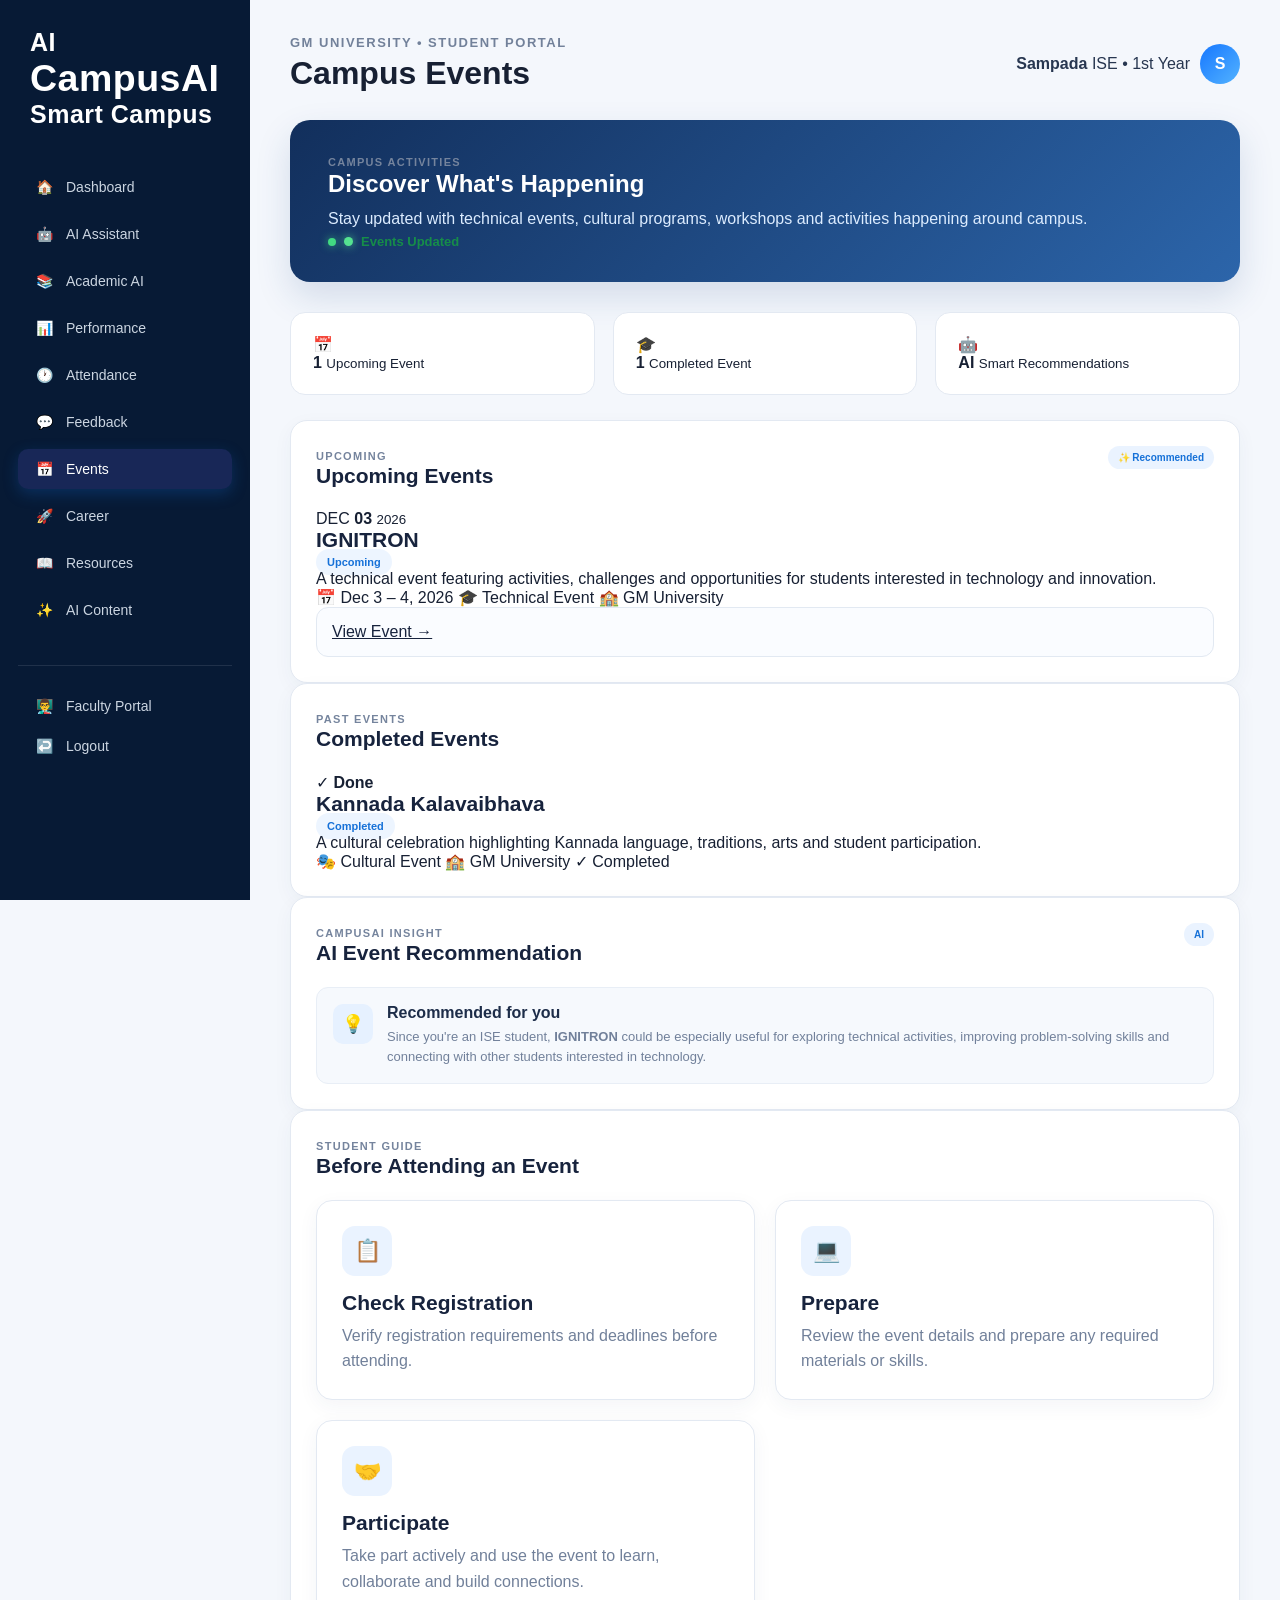
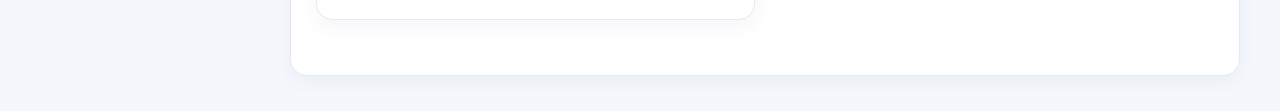
<file: frontend/events.html>
<!DOCTYPE html>
<html lang="en">
<head>
    <meta charset="UTF-8">
    <meta name="viewport" content="width=device-width, initial-scale=1.0">
    <title>Events | CampusAI</title>
    <link rel="stylesheet" href="style.css">
</head>

<body>

<div class="app">

    <!-- SIDEBAR -->
    <aside class="sidebar">

        <div class="sidebar-logo">
            <div class="logo-mark">AI</div>

            <div>
                <h2>CampusAI</h2>
                <p>Smart Campus</p>
            </div>
        </div>

        <nav class="sidebar-nav">

            <a href="dashboard.html" class="nav-item">
                <span>🏠</span>
                <span>Dashboard</span>
            </a>

            <a href="ai.html" class="nav-item">
                <span>🤖</span>
                <span>AI Assistant</span>
            </a>

            <a href="academic.html" class="nav-item">
                <span>📚</span>
                <span>Academic AI</span>
            </a>

            <a href="performance.html" class="nav-item">
                <span>📊</span>
                <span>Performance</span>
            </a>

            <a href="attendance.html" class="nav-item">
                <span>🕐</span>
                <span>Attendance</span>
            </a>

            <a href="feedback.html" class="nav-item">
                <span>💬</span>
                <span>Feedback</span>
            </a>

            <a href="events.html" class="nav-item active">
                <span>📅</span>
                <span>Events</span>
            </a>

            <a href="career.html" class="nav-item">
                <span>🚀</span>
                <span>Career</span>
            </a>

            <a href="resources.html" class="nav-item">
                <span>📖</span>
                <span>Resources</span>
            </a>

            <a href="content.html" class="nav-item">
                <span>✨</span>
                <span>AI Content</span>
            </a>

        </nav>

        <div class="sidebar-bottom">

            <a href="faculty-login.html" class="nav-item">
                <span>👨‍🏫</span>
                <span>Faculty Portal</span>
            </a>

            <a href="index.html" class="nav-item">
                <span>↩️</span>
                <span>Logout</span>
            </a>

        </div>

    </aside>


    <!-- MAIN CONTENT -->
    <main class="main-content">

        <!-- TOPBAR -->
        <header class="topbar">

            <div>
                <div class="small-text">GM UNIVERSITY • STUDENT PORTAL</div>
                <h1>Campus Events</h1>
            </div>

            <div class="profile">
                <div>
                    <strong>Sampada</strong>
                    <span>ISE • 1st Year</span>
                </div>

                <div class="avatar">S</div>
            </div>

        </header>


        <!-- PAGE -->
        <div class="page-container">

            <!-- HERO -->
            <section class="page-hero">

                <div>
                    <span class="section-label">CAMPUS ACTIVITIES</span>

                    <h2>
                        Discover What's Happening
                    </h2>

                    <p>
                        Stay updated with technical events, cultural programs,
                        workshops and activities happening around campus.
                    </p>
                </div>

                <div class="ai-online">
                    <span class="status-dot"></span>
                    Events Updated
                </div>

            </section>


            <!-- STATS -->
            <div class="page-stats">

                <div class="page-stat">
                    <span>📅</span>
                    <div>
                        <strong>1</strong>
                        <small>Upcoming Event</small>
                    </div>
                </div>

                <div class="page-stat">
                    <span>🎓</span>
                    <div>
                        <strong>1</strong>
                        <small>Completed Event</small>
                    </div>
                </div>

                <div class="page-stat">
                    <span>🤖</span>
                    <div>
                        <strong>AI</strong>
                        <small>Smart Recommendations</small>
                    </div>
                </div>

            </div>


            <!-- UPCOMING EVENTS -->
            <section class="panel">

                <div class="panel-header">

                    <div>
                        <span class="section-label">UPCOMING</span>
                        <h3>Upcoming Events</h3>
                    </div>

                    <span class="ai-badge">
                        ✨ Recommended
                    </span>

                </div>


                <!-- IGNITRON -->
                <div class="event-card">

                    <div class="event-date-box">
                        <span>DEC</span>
                        <strong>03</strong>
                        <small>2026</small>
                    </div>

                    <div class="event-details">

                        <div class="event-title-row">
                            <h3>IGNITRON</h3>

                            <span class="event-tag upcoming">
                                Upcoming
                            </span>
                        </div>

                        <p class="event-description">
                            A technical event featuring activities, challenges
                            and opportunities for students interested in
                            technology and innovation.
                        </p>

                        <div class="event-meta">
                            <span>📅 Dec 3 – 4, 2026</span>
                            <span>🎓 Technical Event</span>
                            <span>🏫 GM University</span>
                        </div>

                        <div class="event-actions">

                            <a
                                href="https://unstop.com/o/TwBV26y?lb=use8JQWr"
                                target="_blank"
                                class="action-btn primary">
                                View Event →
                            </a>

                        </div>

                    </div>

                </div>

            </section>


            <!-- COMPLETED EVENTS -->
            <section class="panel">

                <div class="panel-header">

                    <div>
                        <span class="section-label">PAST EVENTS</span>
                        <h3>Completed Events</h3>
                    </div>

                </div>


                <div class="event-card completed">

                    <div class="event-date-box completed-date">
                        <span>✓</span>
                        <strong>Done</strong>
                    </div>

                    <div class="event-details">

                        <div class="event-title-row">

                            <h3>Kannada Kalavaibhava</h3>

                            <span class="event-tag completed-tag">
                                Completed
                            </span>

                        </div>

                        <p class="event-description">
                            A cultural celebration highlighting Kannada
                            language, traditions, arts and student participation.
                        </p>

                        <div class="event-meta">
                            <span>🎭 Cultural Event</span>
                            <span>🏫 GM University</span>
                            <span>✓ Completed</span>
                        </div>

                    </div>

                </div>

            </section>


            <!-- AI INSIGHT -->
            <section class="panel ai-insight-panel">

                <div class="panel-header">

                    <div>
                        <span class="section-label">CAMPUSAI INSIGHT</span>
                        <h3>AI Event Recommendation</h3>
                    </div>

                    <span class="ai-badge">AI</span>

                </div>

                <div class="insight">

                    <div class="insight-icon">
                        💡
                    </div>

                    <div>

                        <h4>Recommended for you</h4>

                        <p>
                            Since you're an ISE student, <strong>IGNITRON</strong>
                            could be especially useful for exploring technical
                            activities, improving problem-solving skills and
                            connecting with other students interested in
                            technology.
                        </p>

                    </div>

                </div>

            </section>


            <!-- EVENT GUIDANCE -->
            <section class="panel">

                <div class="panel-header">
                    <div>
                        <span class="section-label">STUDENT GUIDE</span>
                        <h3>Before Attending an Event</h3>
                    </div>
                </div>

                <div class="tool-grid">

                    <div class="tool-card">
                        <div class="icon-box">📋</div>

                        <h3>Check Registration</h3>

                        <p>
                            Verify registration requirements and deadlines
                            before attending.
                        </p>
                    </div>


                    <div class="tool-card">
                        <div class="icon-box">💻</div>

                        <h3>Prepare</h3>

                        <p>
                            Review the event details and prepare any required
                            materials or skills.
                        </p>
                    </div>


                    <div class="tool-card">
                        <div class="icon-box">🤝</div>

                        <h3>Participate</h3>

                        <p>
                            Take part actively and use the event to learn,
                            collaborate and build connections.
                        </p>
                    </div>

                </div>

            </section>

        </div>

    </main>

</div>

</body>
</html>
</file>
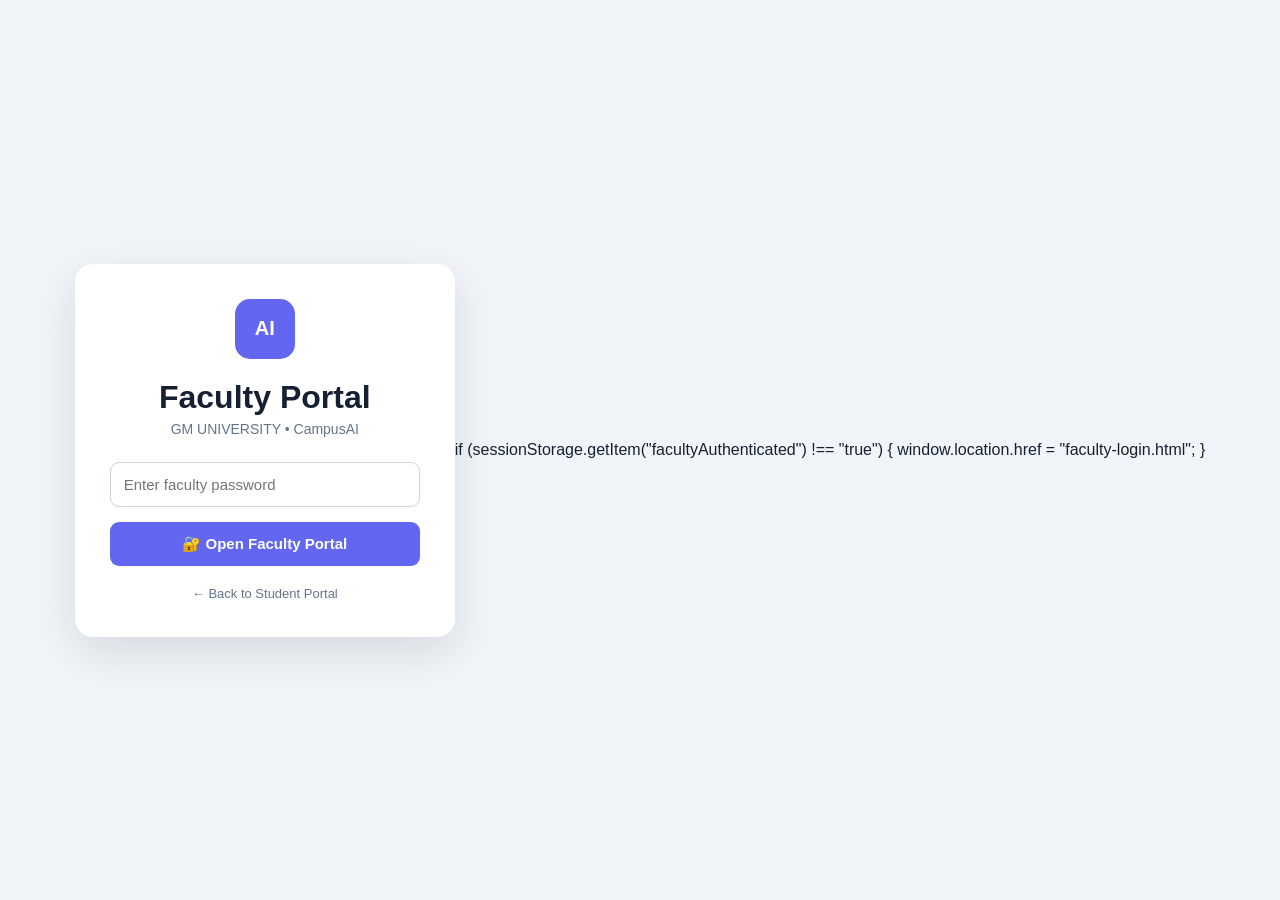
<file: frontend/faculty-login.html>
<!DOCTYPE html>
<html lang="en">

<head>
    <meta charset="UTF-8">
    <meta name="viewport" content="width=device-width, initial-scale=1.0">

    <title>CampusAI | Faculty Login</title>

    <link rel="stylesheet" href="style.css">

    <style>
        body {
            margin: 0;
            min-height: 100vh;
            display: flex;
            align-items: center;
            justify-content: center;
            background: #f1f5f9;
            font-family: Arial, sans-serif;
        }

        .login-card {
            width: 380px;
            max-width: 90%;
            background: white;
            padding: 35px;
            border-radius: 18px;
            box-shadow: 0 15px 45px rgba(15, 23, 42, 0.12);
            text-align: center;
        }

        .logo {
            width: 60px;
            height: 60px;
            margin: auto;
            border-radius: 15px;
            background: #6366f1;
            color: white;
            display: flex;
            align-items: center;
            justify-content: center;
            font-weight: bold;
            font-size: 20px;
        }

        h1 {
            margin: 20px 0 5px;
        }

        .subtitle {
            color: #64748b;
            font-size: 14px;
            margin-bottom: 25px;
        }

        input {
            width: 100%;
            box-sizing: border-box;
            padding: 13px;
            border: 1px solid #cbd5e1;
            border-radius: 9px;
            outline: none;
            font-size: 15px;
        }

        input:focus {
            border-color: #6366f1;
        }

        button {
            width: 100%;
            margin-top: 15px;
            padding: 13px;
            border: none;
            border-radius: 9px;
            background: #6366f1;
            color: white;
            font-size: 15px;
            font-weight: bold;
            cursor: pointer;
        }

        button:hover {
            background: #4f46e5;
        }

        #error {
            color: #dc2626;
            margin-top: 15px;
            font-size: 14px;
            display: none;
        }

        .back {
            display: inline-block;
            margin-top: 20px;
            color: #64748b;
            text-decoration: none;
            font-size: 13px;
        }
    </style>
</head>

<body>

    <div class="login-card">

        <div class="logo">
            AI
        </div>

        <h1>Faculty Portal</h1>

        <div class="subtitle">
            GM UNIVERSITY • CampusAI
        </div>

        <input
            type="password"
            id="facultyPassword"
            placeholder="Enter faculty password"
            autocomplete="off"
        >

        <button onclick="loginFaculty()">
            🔐 Open Faculty Portal
        </button>

        <div id="error">
            Incorrect password. Please try again.
        </div>

        <a href="dashboard.html" class="back">
            ← Back to Student Portal
        </a>

    </div>


    <script>

        const FACULTY_PASSWORD = "GMU@Faculty26";

        function loginFaculty() {

            const password =
                document.getElementById("facultyPassword").value;

            const error =
                document.getElementById("error");

            if (password === FACULTY_PASSWORD) {

                sessionStorage.setItem(
                    "facultyAuthenticated",
                    "true"
                );

                window.location.href = "faculty.html";

            } else {

                error.style.display = "block";

            }
        }


        document
            .getElementById("facultyPassword")
            .addEventListener("keydown", function(event) {

                if (event.key === "Enter") {
                    loginFaculty();
                }

            });

    </script>
  if (sessionStorage.getItem("facultyAuthenticated") !== "true") {
    window.location.href = "faculty-login.html";
}
</body>

</html>
</file>
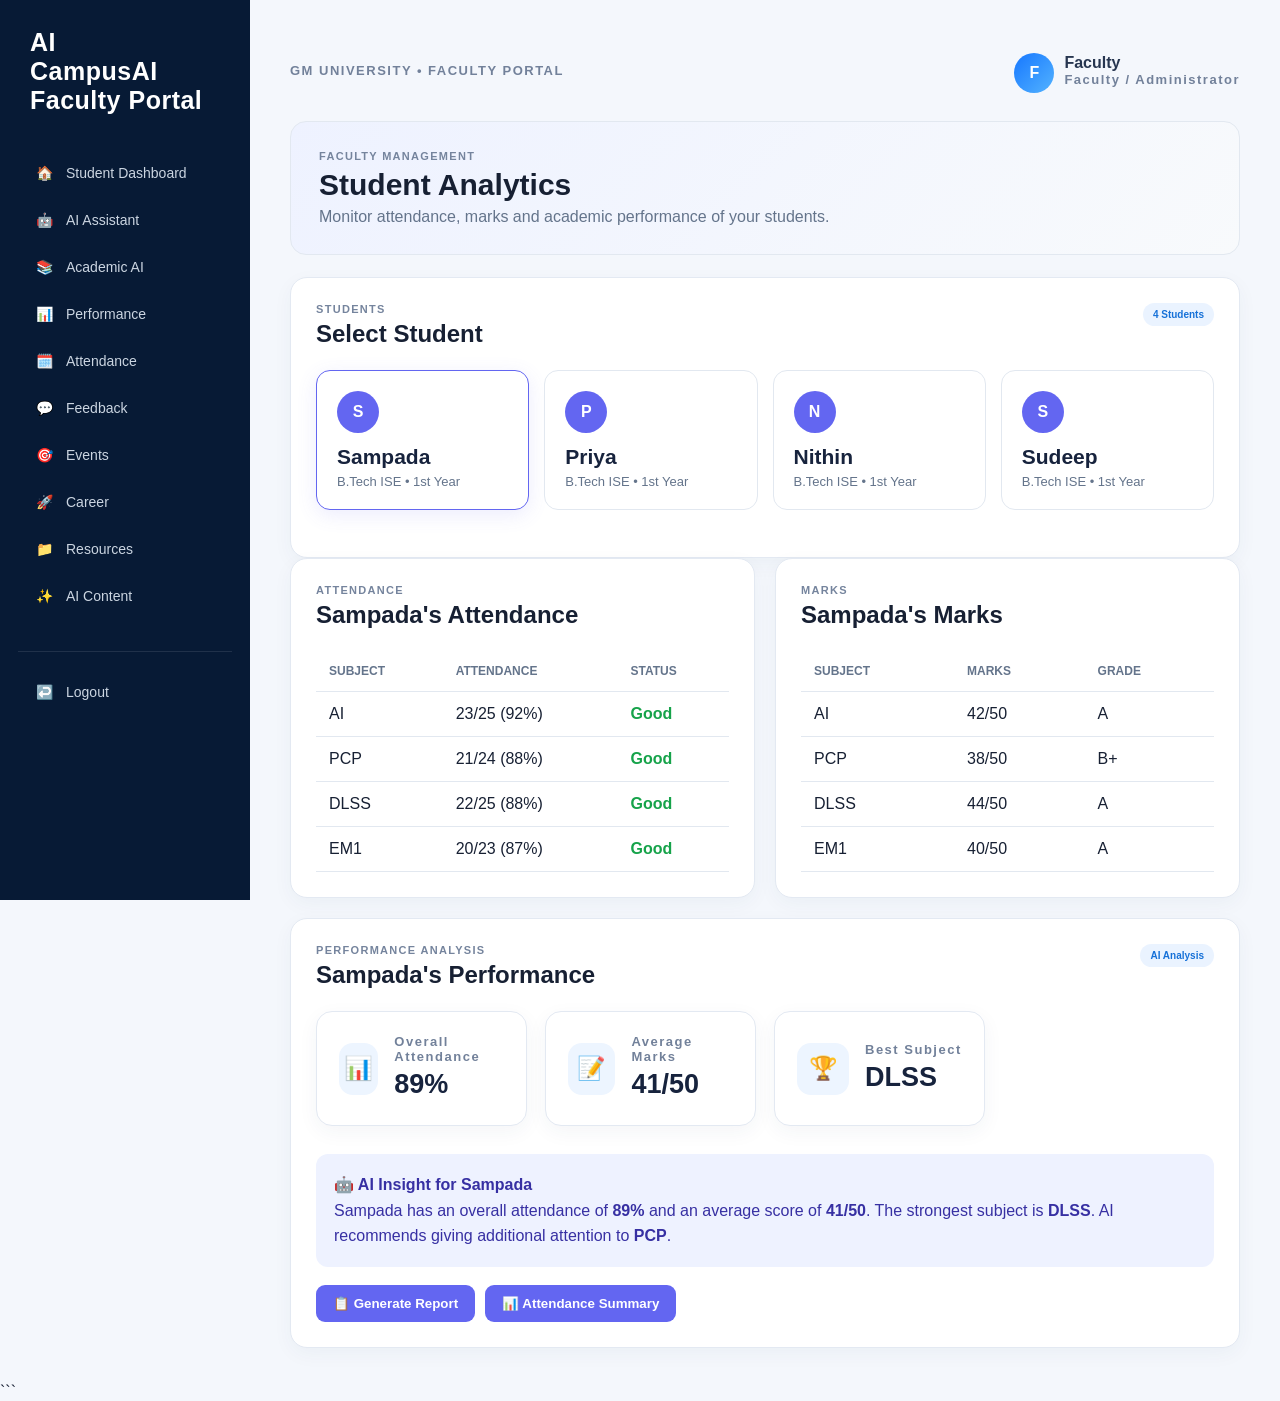
<file: frontend/faculty.html>
```html
<!DOCTYPE html>
<html lang="en">

<head>
    <meta charset="UTF-8">
    <meta name="viewport" content="width=device-width, initial-scale=1.0">

    <title>CampusAI | Faculty</title>

    <link rel="stylesheet" href="style.css">

    <style>
        .faculty-hero {
            background: linear-gradient(135deg, #eef2ff, #f8fafc);
            border: 1px solid #e2e8f0;
            border-radius: 16px;
            padding: 28px;
            margin-bottom: 22px;
        }

        .faculty-hero h1 {
            margin: 6px 0;
            font-size: 30px;
        }

        .faculty-hero p {
            color: #64748b;
            margin: 0;
        }

        .student-grid {
            display: grid;
            grid-template-columns: repeat(4, 1fr);
            gap: 15px;
            margin-bottom: 22px;
        }

        .student-card {
            background: white;
            border: 1px solid #e2e8f0;
            border-radius: 14px;
            padding: 20px;
            cursor: pointer;
            transition: 0.2s;
        }

        .student-card:hover,
        .student-card.active {
            border-color: #6366f1;
            box-shadow: 0 5px 20px rgba(99, 102, 241, 0.12);
        }

        .student-avatar {
            width: 42px;
            height: 42px;
            border-radius: 50%;
            background: #6366f1;
            color: white;
            display: flex;
            align-items: center;
            justify-content: center;
            font-weight: 800;
            margin-bottom: 12px;
        }

        .student-card h3 {
            margin: 0 0 5px;
        }

        .student-card p {
            margin: 0;
            color: #64748b;
            font-size: 13px;
        }

        .faculty-grid {
            display: grid;
            grid-template-columns: 1fr 1fr;
            gap: 20px;
        }

        .data-table {
            width: 100%;
            border-collapse: collapse;
            margin-top: 15px;
        }

        .data-table th,
        .data-table td {
            padding: 13px;
            border-bottom: 1px solid #e2e8f0;
            text-align: left;
        }

        .data-table th {
            font-size: 12px;
            color: #64748b;
            text-transform: uppercase;
        }

        .good {
            color: #16a34a;
            font-weight: 700;
        }

        .warning {
            color: #d97706;
            font-weight: 700;
        }

        .insight-box {
            margin-top: 20px;
            padding: 18px;
            background: #eef2ff;
            border-radius: 12px;
            color: #3730a3;
            line-height: 1.6;
        }

        .faculty-actions {
            display: flex;
            gap: 10px;
            margin-top: 18px;
            flex-wrap: wrap;
        }

        .faculty-actions button {
            border: none;
            background: #6366f1;
            color: white;
            padding: 11px 17px;
            border-radius: 9px;
            cursor: pointer;
            font-weight: 600;
        }

        .faculty-actions button:hover {
            opacity: 0.9;
        }

        @media (max-width: 900px) {
            .student-grid {
                grid-template-columns: repeat(2, 1fr);
            }

            .faculty-grid {
                grid-template-columns: 1fr;
            }
        }

        @media (max-width: 550px) {
            .student-grid {
                grid-template-columns: 1fr;
            }
        }
    </style>
</head>


<body>

<div class="app">


    <!-- SIDEBAR -->

    <aside class="sidebar">

        <div class="sidebar-logo">

            <div class="logo-icon">
                AI
            </div>

            <div>
                <div class="logo-title">
                    CampusAI
                </div>

                <div class="logo-subtitle">
                    Faculty Portal
                </div>
            </div>

        </div>


        <nav>

            <a href="dashboard.html" class="nav-item">
                <span>🏠</span>
                <span>Student Dashboard</span>
            </a>

            <a href="ai.html" class="nav-item">
                <span>🤖</span>
                <span>AI Assistant</span>
            </a>

            <a href="academic.html" class="nav-item">
                <span>📚</span>
                <span>Academic AI</span>
            </a>

            <a href="performance.html" class="nav-item">
                <span>📊</span>
                <span>Performance</span>
            </a>

            <a href="attendance.html" class="nav-item">
                <span>🗓️</span>
                <span>Attendance</span>
            </a>

            <a href="feedback.html" class="nav-item">
                <span>💬</span>
                <span>Feedback</span>
            </a>

            <a href="events.html" class="nav-item">
                <span>🎯</span>
                <span>Events</span>
            </a>

            <a href="career.html" class="nav-item">
                <span>🚀</span>
                <span>Career</span>
            </a>

            <a href="resources.html" class="nav-item">
                <span>📁</span>
                <span>Resources</span>
            </a>

            <a href="content.html" class="nav-item">
                <span>✨</span>
                <span>AI Content</span>
            </a>

        </nav>


        <div class="sidebar-bottom">

            <a href="index.html" class="nav-item">
                <span>↩️</span>
                <span>Logout</span>
            </a>

        </div>

    </aside>



    <!-- MAIN -->

    <main class="main-content">


        <!-- TOP BAR -->

        <div class="topbar">

            <div>
                <div class="small-text">
                    GM UNIVERSITY • FACULTY PORTAL
                </div>
            </div>

            <div class="profile">

                <div class="avatar">
                    F
                </div>

                <div>
                    <strong>Faculty</strong>

                    <div class="small-text">
                        Faculty / Administrator
                    </div>
                </div>

            </div>

        </div>



        <!-- HERO -->

        <section class="faculty-hero">

            <div class="section-label">
                FACULTY MANAGEMENT
            </div>

            <h1>
                Student Analytics
            </h1>

            <p>
                Monitor attendance, marks and academic performance
                of your students.
            </p>

        </section>



        <!-- STUDENT CARDS -->

        <div class="panel">

            <div class="panel-header">

                <div>
                    <div class="section-label">
                        STUDENTS
                    </div>

                    <h2>
                        Select Student
                    </h2>
                </div>

                <div class="ai-badge">
                    4 Students
                </div>

            </div>


            <div class="student-grid">

                <div class="student-card active"
                     onclick="selectStudent('Sampada', this)">

                    <div class="student-avatar">
                        S
                    </div>

                    <h3>Sampada</h3>

                    <p>B.Tech ISE • 1st Year</p>

                </div>


                <div class="student-card"
                     onclick="selectStudent('Priya', this)">

                    <div class="student-avatar">
                        P
                    </div>

                    <h3>Priya</h3>

                    <p>B.Tech ISE • 1st Year</p>

                </div>


                <div class="student-card"
                     onclick="selectStudent('Nithin', this)">

                    <div class="student-avatar">
                        N
                    </div>

                    <h3>Nithin</h3>

                    <p>B.Tech ISE • 1st Year</p>

                </div>


                <div class="student-card"
                     onclick="selectStudent('Sudeep', this)">

                    <div class="student-avatar">
                        S
                    </div>

                    <h3>Sudeep</h3>

                    <p>B.Tech ISE • 1st Year</p>

                </div>

            </div>

        </div>



        <!-- DATA -->

        <div class="faculty-grid">


            <!-- ATTENDANCE -->

            <div class="panel">

                <div class="panel-header">

                    <div>

                        <div class="section-label">
                            ATTENDANCE
                        </div>

                        <h2 id="attendanceTitle">
                            Sampada's Attendance
                        </h2>

                    </div>

                </div>


                <table class="data-table">

                    <thead>

                        <tr>
                            <th>Subject</th>
                            <th>Attendance</th>
                            <th>Status</th>
                        </tr>

                    </thead>

                    <tbody id="attendanceBody">
                    </tbody>

                </table>

            </div>



            <!-- MARKS -->

            <div class="panel">

                <div class="panel-header">

                    <div>

                        <div class="section-label">
                            MARKS
                        </div>

                        <h2 id="marksTitle">
                            Sampada's Marks
                        </h2>

                    </div>

                </div>


                <table class="data-table">

                    <thead>

                        <tr>
                            <th>Subject</th>
                            <th>Marks</th>
                            <th>Grade</th>
                        </tr>

                    </thead>

                    <tbody id="marksBody">
                    </tbody>

                </table>

            </div>

        </div>



        <!-- PERFORMANCE -->

        <div class="panel" style="margin-top:20px;">

            <div class="panel-header">

                <div>

                    <div class="section-label">
                        PERFORMANCE ANALYSIS
                    </div>

                    <h2 id="performanceTitle">
                        Sampada's Performance
                    </h2>

                </div>

                <div class="ai-badge">
                    AI Analysis
                </div>

            </div>


            <div class="stats">

                <div class="stat-card">

                    <div class="stat-icon">
                        📊
                    </div>

                    <div>

                        <div class="small-text">
                            Overall Attendance
                        </div>

                        <h2 id="overallAttendance">
                            -
                        </h2>

                    </div>

                </div>


                <div class="stat-card">

                    <div class="stat-icon">
                        📝
                    </div>

                    <div>

                        <div class="small-text">
                            Average Marks
                        </div>

                        <h2 id="averageMarks">
                            -
                        </h2>

                    </div>

                </div>


                <div class="stat-card">

                    <div class="stat-icon">
                        🏆
                    </div>

                    <div>

                        <div class="small-text">
                            Best Subject
                        </div>

                        <h2 id="bestSubject">
                            -
                        </h2>

                    </div>

                </div>

            </div>


            <div class="insight-box" id="facultyInsight">
                Analyzing student performance...
            </div>


            <div class="faculty-actions">

                <button onclick="showReport()">
                    📋 Generate Report
                </button>

                <button onclick="showAttendanceSummary()">
                    📊 Attendance Summary
                </button>

            </div>

            <div id="facultyMessage"></div>

        </div>

    </main>

</div>



<!-- DATABASE -->

<script src="data.js"></script>


<script>

let currentStudent = "Sampada";


function getGrade(mark) {

    if (mark >= 45) return "A+";
    if (mark >= 40) return "A";
    if (mark >= 35) return "B+";
    if (mark >= 30) return "B";

    return "C";
}



function selectStudent(student, card) {

    currentStudent = student;

    document
        .querySelectorAll(".student-card")
        .forEach(item => {
            item.classList.remove("active");
        });

    card.classList.add("active");

    loadStudentData();
}



function loadStudentData() {

    const student = students[currentStudent];

    const subjects = ["AI", "PCP", "DLSS", "EM1"];


    /* ATTENDANCE */

    let attendanceHTML = "";

    subjects.forEach(subject => {

        const attended =
            student.attendance[subject];

        const total =
            student.totalClasses[subject];

        const percentage =
            Math.round((attended / total) * 100);

        const status =
            percentage >= 85
                ? `<span class="good">Good</span>`
                : `<span class="warning">Needs Attention</span>`;

        attendanceHTML += `

            <tr>

                <td>${subject}</td>

                <td>${attended}/${total} (${percentage}%)</td>

                <td>${status}</td>

            </tr>

        `;
    });


    document.getElementById("attendanceBody")
        .innerHTML = attendanceHTML;



    /* MARKS */

    let marksHTML = "";

    subjects.forEach(subject => {

        const mark =
            student.marks[subject];

        marksHTML += `

            <tr>

                <td>${subject}</td>

                <td>${mark}/50</td>

                <td>${getGrade(mark)}</td>

            </tr>

        `;
    });


    document.getElementById("marksBody")
        .innerHTML = marksHTML;



    /* OVERALL ATTENDANCE */

    const overallAttendance =
        getOverallAttendance(currentStudent);

    document.getElementById("overallAttendance")
        .textContent = overallAttendance + "%";



    /* AVERAGE MARKS */

    const average =
        getAverageMarks(currentStudent);

    document.getElementById("averageMarks")
        .textContent = average + "/50";



    /* BEST SUBJECT */

    let bestSubject = "";
    let bestMark = -1;

    subjects.forEach(subject => {

        if (student.marks[subject] > bestMark) {

            bestMark =
                student.marks[subject];

            bestSubject =
                subject;
        }
    });


    document.getElementById("bestSubject")
        .textContent =
        bestSubject;



    /* TITLES */

    document.getElementById("attendanceTitle")
        .textContent =
        currentStudent + "'s Attendance";

    document.getElementById("marksTitle")
        .textContent =
        currentStudent + "'s Marks";

    document.getElementById("performanceTitle")
        .textContent =
        currentStudent + "'s Performance";



    /* AI INSIGHT */

    let weakestSubject = "";
    let weakestMark = 999;

    subjects.forEach(subject => {

        if (student.marks[subject] < weakestMark) {

            weakestMark =
                student.marks[subject];

            weakestSubject =
                subject;
        }
    });


    document.getElementById("facultyInsight")
        .innerHTML = `

        <strong>
            🤖 AI Insight for ${currentStudent}
        </strong>

        <br>

        ${currentStudent} has an overall attendance of
        <strong>${overallAttendance}%</strong> and an average
        score of <strong>${average}/50</strong>.

        The strongest subject is
        <strong>${bestSubject}</strong>.

        AI recommends giving additional attention to
        <strong>${weakestSubject}</strong>.

    `;
}



function showReport() {

    document.getElementById("facultyMessage")
        .innerHTML = `

        <div class="insight-box">

            📋 Report generated for
            <strong>${currentStudent}</strong>.

            Attendance: ${getOverallAttendance(currentStudent)}%

            <br>

            Average Marks:
            ${getAverageMarks(currentStudent)}/50

        </div>

    `;
}



function showAttendanceSummary() {

    document.getElementById("facultyMessage")
        .innerHTML = `

        <div class="insight-box">

            📊 ${currentStudent}'s overall attendance is
            <strong>${getOverallAttendance(currentStudent)}%</strong>.

            ${getOverallAttendance(currentStudent) >= 85
                ? "Student is above the required attendance threshold."
                : "Student requires improved attendance."}

        </div>

    `;
}


/* INITIAL LOAD */

loadStudentData();

</script>

</body>

</html>
```
</file>
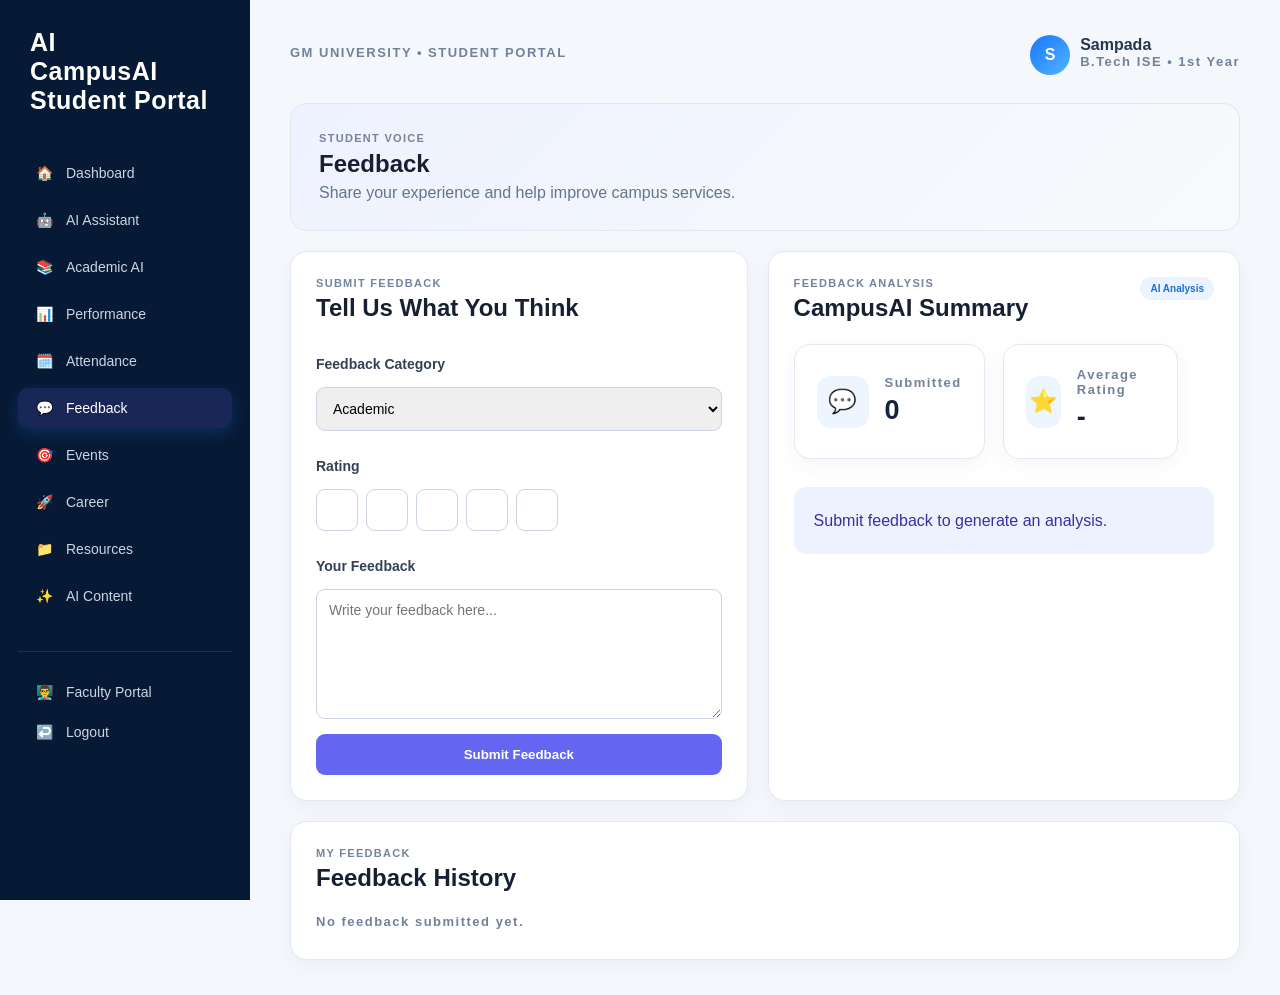
<file: frontend/feedback.html>
<!DOCTYPE html>
<html lang="en">

<head>
    <meta charset="UTF-8">
    <meta name="viewport" content="width=device-width, initial-scale=1.0">

    <title>CampusAI | Feedback</title>

    <link rel="stylesheet" href="style.css">

    <style>

        .feedback-hero {
            background: linear-gradient(135deg, #eef2ff, #f8fafc);
            border: 1px solid #e2e8f0;
            border-radius: 16px;
            padding: 28px;
            margin-bottom: 20px;
        }

        .feedback-hero h1 {
            margin: 6px 0;
        }

        .feedback-hero p {
            color: #64748b;
            margin: 0;
        }

        .feedback-layout {
            display: grid;
            grid-template-columns: 1fr 1fr;
            gap: 20px;
        }

        .feedback-form {
            display: flex;
            flex-direction: column;
            gap: 15px;
        }

        .feedback-form label {
            font-weight: 600;
            font-size: 14px;
            color: #334155;
        }

        .feedback-form select,
        .feedback-form textarea {
            width: 100%;
            box-sizing: border-box;
            padding: 12px;
            border: 1px solid #cbd5e1;
            border-radius: 9px;
            font-family: inherit;
            font-size: 14px;
            outline: none;
        }

        .feedback-form select:focus,
        .feedback-form textarea:focus {
            border-color: #6366f1;
        }

        .feedback-form textarea {
            min-height: 130px;
            resize: vertical;
        }

        .rating {
            display: flex;
            gap: 8px;
        }

        .rating button {
            width: 42px;
            height: 42px;
            border: 1px solid #cbd5e1;
            background: white;
            border-radius: 9px;
            cursor: pointer;
            font-size: 18px;
        }

        .rating button:hover,
        .rating button.selected {
            background: #6366f1;
            color: white;
            border-color: #6366f1;
        }

        .submit-feedback {
            border: none;
            background: #6366f1;
            color: white;
            padding: 13px 20px;
            border-radius: 9px;
            font-weight: 700;
            cursor: pointer;
        }

        .submit-feedback:hover {
            background: #4f46e5;
        }

        .success-message {
            display: none;
            margin-top: 15px;
            padding: 14px;
            background: #ecfdf5;
            border: 1px solid #bbf7d0;
            color: #166534;
            border-radius: 10px;
        }

        .feedback-history {
            margin-top: 20px;
        }

        .feedback-item {
            padding: 16px;
            border: 1px solid #e2e8f0;
            border-radius: 12px;
            margin-bottom: 12px;
            background: #fff;
        }

        .feedback-top {
            display: flex;
            justify-content: space-between;
            gap: 10px;
            margin-bottom: 8px;
        }

        .feedback-category {
            font-weight: 700;
        }

        .feedback-stars {
            color: #6366f1;
        }

        .feedback-comment {
            color: #64748b;
            font-size: 14px;
            line-height: 1.6;
        }

        .analysis-box {
            margin-top: 20px;
            padding: 20px;
            background: #eef2ff;
            color: #3730a3;
            border-radius: 12px;
            line-height: 1.7;
        }

        @media (max-width: 800px) {
            .feedback-layout {
                grid-template-columns: 1fr;
            }
        }

    </style>

</head>


<body>

<div class="app">


    <!-- SIDEBAR -->

    <aside class="sidebar">

        <div class="sidebar-logo">

            <div class="logo-icon">
                AI
            </div>

            <div>

                <div class="logo-title">
                    CampusAI
                </div>

                <div class="logo-subtitle">
                    Student Portal
                </div>

            </div>

        </div>


        <nav>

            <a href="dashboard.html" class="nav-item">
                <span>🏠</span>
                <span>Dashboard</span>
            </a>

            <a href="ai.html" class="nav-item">
                <span>🤖</span>
                <span>AI Assistant</span>
            </a>

            <a href="academic.html" class="nav-item">
                <span>📚</span>
                <span>Academic AI</span>
            </a>

            <a href="performance.html" class="nav-item">
                <span>📊</span>
                <span>Performance</span>
            </a>

            <a href="attendance.html" class="nav-item">
                <span>🗓️</span>
                <span>Attendance</span>
            </a>

            <a href="feedback.html" class="nav-item active">
                <span>💬</span>
                <span>Feedback</span>
            </a>

            <a href="events.html" class="nav-item">
                <span>🎯</span>
                <span>Events</span>
            </a>

            <a href="career.html" class="nav-item">
                <span>🚀</span>
                <span>Career</span>
            </a>

            <a href="resources.html" class="nav-item">
                <span>📁</span>
                <span>Resources</span>
            </a>

            <a href="content.html" class="nav-item">
                <span>✨</span>
                <span>AI Content</span>
            </a>

        </nav>


        <div class="sidebar-bottom">

            <a href="faculty-login.html" class="nav-item">
                <span>👨‍🏫</span>
                <span>Faculty Portal</span>
            </a>

            <a href="index.html" class="nav-item">
                <span>↩️</span>
                <span>Logout</span>
            </a>

        </div>

    </aside>



    <!-- MAIN -->

    <main class="main-content">


        <!-- TOPBAR -->

        <div class="topbar">

            <div>

                <div class="small-text">
                    GM UNIVERSITY • STUDENT PORTAL
                </div>

            </div>


            <div class="profile">

                <div class="avatar">
                    S
                </div>

                <div>

                    <strong>
                        Sampada
                    </strong>

                    <div class="small-text">
                        B.Tech ISE • 1st Year
                    </div>

                </div>

            </div>

        </div>



        <!-- HERO -->

        <section class="feedback-hero">

            <div class="section-label">
                STUDENT VOICE
            </div>

            <h1>
                Feedback
            </h1>

            <p>
                Share your experience and help improve campus services.
            </p>

        </section>



        <!-- FORM + SUMMARY -->

        <div class="feedback-layout">


            <!-- FORM -->

            <div class="panel">

                <div class="panel-header">

                    <div>

                        <div class="section-label">
                            SUBMIT FEEDBACK
                        </div>

                        <h2>
                            Tell Us What You Think
                        </h2>

                    </div>

                </div>


                <div class="feedback-form">

                    <label>
                        Feedback Category
                    </label>

                    <select id="feedbackCategory">

                        <option value="Academic">
                            Academic
                        </option>

                        <option value="Faculty">
                            Faculty
                        </option>

                        <option value="Campus Facilities">
                            Campus Facilities
                        </option>

                        <option value="Events">
                            Events
                        </option>

                        <option value="Student Services">
                            Student Services
                        </option>

                        <option value="Other">
                            Other
                        </option>

                    </select>


                    <label>
                        Rating
                    </label>

                    <div class="rating">

                        <button onclick="setRating(1)" id="rating1">
                            ★
                        </button>

                        <button onclick="setRating(2)" id="rating2">
                            ★
                        </button>

                        <button onclick="setRating(3)" id="rating3">
                            ★
                        </button>

                        <button onclick="setRating(4)" id="rating4">
                            ★
                        </button>

                        <button onclick="setRating(5)" id="rating5">
                            ★
                        </button>

                    </div>


                    <label>
                        Your Feedback
                    </label>

                    <textarea
                        id="feedbackText"
                        placeholder="Write your feedback here..."
                    ></textarea>


                    <button
                        class="submit-feedback"
                        onclick="submitFeedback()"
                    >
                        Submit Feedback
                    </button>


                    <div
                        class="success-message"
                        id="successMessage"
                    >
                        ✓ Your feedback has been submitted successfully.
                    </div>

                </div>

            </div>



            <!-- SUMMARY -->

            <div class="panel">

                <div class="panel-header">

                    <div>

                        <div class="section-label">
                            FEEDBACK ANALYSIS
                        </div>

                        <h2>
                            CampusAI Summary
                        </h2>

                    </div>

                    <div class="ai-badge">
                        AI Analysis
                    </div>

                </div>


                <div class="stats">

                    <div class="stat-card">

                        <div class="stat-icon">
                            💬
                        </div>

                        <div>

                            <div class="small-text">
                                Submitted
                            </div>

                            <h2 id="feedbackCount">
                                0
                            </h2>

                        </div>

                    </div>


                    <div class="stat-card">

                        <div class="stat-icon">
                            ⭐
                        </div>

                        <div>

                            <div class="small-text">
                                Average Rating
                            </div>

                            <h2 id="averageRating">
                                -
                            </h2>

                        </div>

                    </div>

                </div>


                <div
                    class="analysis-box"
                    id="feedbackAnalysis">

                    Submit feedback to generate an analysis.

                </div>

            </div>

        </div>



        <!-- HISTORY -->

        <div class="panel feedback-history">

            <div class="panel-header">

                <div>

                    <div class="section-label">
                        MY FEEDBACK
                    </div>

                    <h2>
                        Feedback History
                    </h2>

                </div>

            </div>


            <div id="feedbackHistory">

                <div class="small-text">
                    No feedback submitted yet.
                </div>

            </div>

        </div>

    </main>

</div>



<script>

let selectedRating = 0;


/* LOAD SAVED FEEDBACK */

let feedbackList =
    JSON.parse(
        localStorage.getItem("campusAI_feedback") || "[]"
    );



function setRating(rating) {

    selectedRating = rating;


    for (let i = 1; i <= 5; i++) {

        const button =
            document.getElementById("rating" + i);

        if (i <= rating) {

            button.classList.add("selected");

        } else {

            button.classList.remove("selected");

        }

    }

}



function submitFeedback() {

    const category =
        document.getElementById("feedbackCategory").value;

    const comment =
        document.getElementById("feedbackText").value.trim();


    if (selectedRating === 0) {

        alert("Please select a rating.");

        return;

    }


    if (comment === "") {

        alert("Please enter your feedback.");

        return;

    }


    const feedback = {

        category: category,

        rating: selectedRating,

        comment: comment,

        date: new Date().toLocaleDateString()

    };


    feedbackList.push(feedback);


    localStorage.setItem(
        "campusAI_feedback",
        JSON.stringify(feedbackList)
    );


    document.getElementById("feedbackText")
        .value = "";

    setRating(0);


    const success =
        document.getElementById("successMessage");

    success.style.display = "block";


    setTimeout(() => {

        success.style.display = "none";

    }, 3000);


    updateFeedback();

}



function updateFeedback() {

    const count =
        feedbackList.length;


    document.getElementById("feedbackCount")
        .textContent = count;


    if (count === 0) {

        document.getElementById("averageRating")
            .textContent = "-";

        document.getElementById("feedbackHistory")
            .innerHTML =
            `<div class="small-text">
                No feedback submitted yet.
            </div>`;

        return;

    }


    let totalRating = 0;

    let historyHTML = "";


    feedbackList.forEach(item => {

        totalRating += item.rating;


        historyHTML += `

            <div class="feedback-item">

                <div class="feedback-top">

                    <div class="feedback-category">
                        ${item.category}
                    </div>

                    <div class="feedback-stars">
                        ${"★".repeat(item.rating)}
                        ${"☆".repeat(5 - item.rating)}
                    </div>

                </div>


                <div class="feedback-comment">
                    ${escapeHTML(item.comment)}
                </div>


                <div class="small-text" style="margin-top:8px;">
                    Submitted on ${item.date}
                </div>

            </div>

        `;

    });


    const average =
        (totalRating / count).toFixed(1);


    document.getElementById("averageRating")
        .textContent =
        average + "/5";


    document.getElementById("feedbackHistory")
        .innerHTML =
        historyHTML;


    generateAnalysis(
        average,
        feedbackList
    );

}



function generateAnalysis(average, feedbacks) {

    let analysis = "";


    if (average >= 4.5) {

        analysis = `
            Your feedback shows a
            <strong>very positive experience</strong>
            with an average rating of
            <strong>${average}/5</strong>.
            Keep sharing specific suggestions so
            the university can continue improving.
        `;

    } else if (average >= 3.5) {

        analysis = `
            Your feedback indicates a
            <strong>generally positive experience</strong>
            with an average rating of
            <strong>${average}/5</strong>.
            Your comments can help identify areas
            that could be improved further.
        `;

    } else if (average >= 2.5) {

        analysis = `
            Your feedback indicates a
            <strong>mixed experience</strong>
            with an average rating of
            <strong>${average}/5</strong>.
            CampusAI recommends reviewing your
            comments to identify the areas needing
            improvement.
        `;

    } else {

        analysis = `
            Your feedback indicates that there are
            <strong>areas requiring attention</strong>.
            The average rating is
            <strong>${average}/5</strong>.
            Your detailed comments can help faculty
            understand the concerns.
        `;

    }


    document.getElementById("feedbackAnalysis")
        .innerHTML = analysis;

}



function escapeHTML(text) {

    const div =
        document.createElement("div");

    div.textContent = text;

    return div.innerHTML;

}



document.addEventListener(
    "DOMContentLoaded",
    updateFeedback
);

</script>

</body>

</html>
</file>
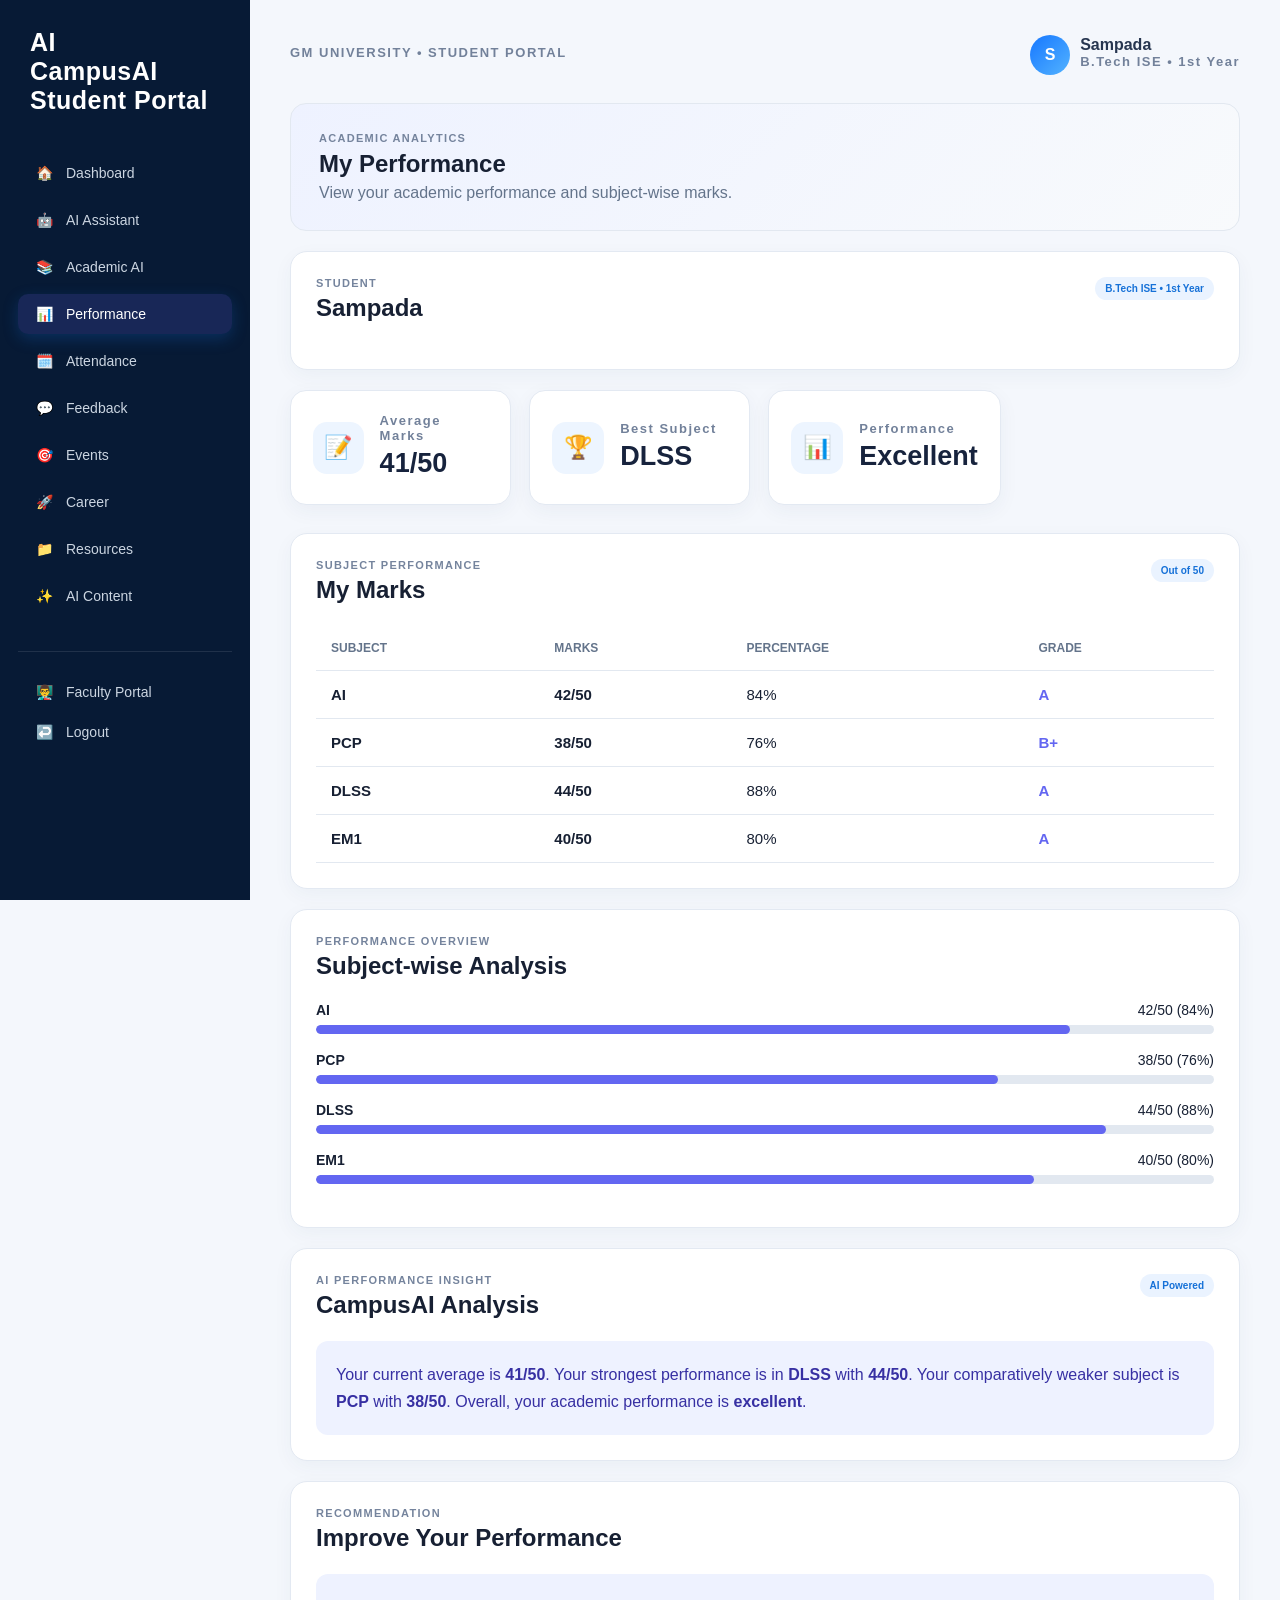
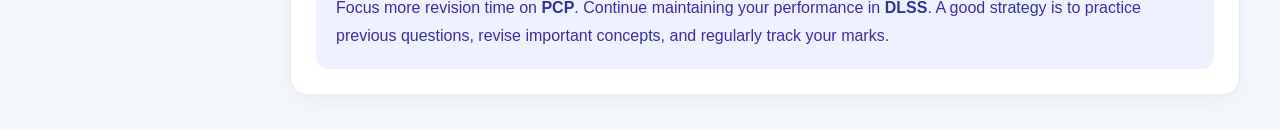
<file: frontend/performance.html>
<!DOCTYPE html>
<html lang="en">

<head>
    <meta charset="UTF-8">
    <meta name="viewport" content="width=device-width, initial-scale=1.0">

    <title>CampusAI | Performance</title>

    <link rel="stylesheet" href="style.css">

    <style>
        .performance-hero {
            background: linear-gradient(135deg, #eef2ff, #f8fafc);
            border: 1px solid #e2e8f0;
            border-radius: 16px;
            padding: 28px;
            margin-bottom: 20px;
        }

        .performance-hero h1 {
            margin: 6px 0;
        }

        .performance-hero p {
            color: #64748b;
            margin: 0;
        }

        .marks-table {
            width: 100%;
            border-collapse: collapse;
            margin-top: 15px;
        }

        .marks-table th,
        .marks-table td {
            padding: 15px;
            border-bottom: 1px solid #e2e8f0;
            text-align: left;
        }

        .marks-table th {
            font-size: 12px;
            color: #64748b;
            text-transform: uppercase;
        }

        .marks-table td {
            font-size: 15px;
        }

        .marks {
            font-weight: 700;
        }

        .grade {
            font-weight: 700;
            color: #6366f1;
        }

        .performance-insight {
            margin-top: 20px;
            padding: 20px;
            border-radius: 12px;
            background: #eef2ff;
            color: #3730a3;
            line-height: 1.7;
        }

        .subject-bars {
            margin-top: 15px;
        }

        .subject-row {
            margin-bottom: 18px;
        }

        .subject-info {
            display: flex;
            justify-content: space-between;
            margin-bottom: 7px;
            font-size: 14px;
        }

        .bar {
            height: 9px;
            background: #e2e8f0;
            border-radius: 10px;
            overflow: hidden;
        }

        .bar-fill {
            height: 100%;
            background: #6366f1;
            border-radius: 10px;
        }

        @media (max-width: 700px) {
            .marks-table {
                font-size: 13px;
            }

            .marks-table th,
            .marks-table td {
                padding: 10px 6px;
            }
        }
    </style>
</head>


<body>

<div class="app">


    <!-- SIDEBAR -->

    <aside class="sidebar">

        <div class="sidebar-logo">

            <div class="logo-icon">
                AI
            </div>

            <div>
                <div class="logo-title">
                    CampusAI
                </div>

                <div class="logo-subtitle">
                    Student Portal
                </div>
            </div>

        </div>


        <nav>

            <a href="dashboard.html" class="nav-item">
                <span>🏠</span>
                <span>Dashboard</span>
            </a>

            <a href="ai.html" class="nav-item">
                <span>🤖</span>
                <span>AI Assistant</span>
            </a>

            <a href="academic.html" class="nav-item">
                <span>📚</span>
                <span>Academic AI</span>
            </a>

            <a href="performance.html" class="nav-item active">
                <span>📊</span>
                <span>Performance</span>
            </a>

            <a href="attendance.html" class="nav-item">
                <span>🗓️</span>
                <span>Attendance</span>
            </a>

            <a href="feedback.html" class="nav-item">
                <span>💬</span>
                <span>Feedback</span>
            </a>

            <a href="events.html" class="nav-item">
                <span>🎯</span>
                <span>Events</span>
            </a>

            <a href="career.html" class="nav-item">
                <span>🚀</span>
                <span>Career</span>
            </a>

            <a href="resources.html" class="nav-item">
                <span>📁</span>
                <span>Resources</span>
            </a>

            <a href="content.html" class="nav-item">
                <span>✨</span>
                <span>AI Content</span>
            </a>

        </nav>


        <div class="sidebar-bottom">

            <a href="faculty-login.html" class="nav-item">
                <span>👨‍🏫</span>
                <span>Faculty Portal</span>
            </a>

            <a href="index.html" class="nav-item">
                <span>↩️</span>
                <span>Logout</span>
            </a>

        </div>

    </aside>



    <!-- MAIN CONTENT -->

    <main class="main-content">


        <!-- TOP BAR -->

        <div class="topbar">

            <div>

                <div class="small-text">
                    GM UNIVERSITY • STUDENT PORTAL
                </div>

            </div>


            <div class="profile">

                <div class="avatar">
                    S
                </div>

                <div>

                    <strong>
                        Sampada
                    </strong>

                    <div class="small-text">
                        B.Tech ISE • 1st Year
                    </div>

                </div>

            </div>

        </div>



        <!-- HERO -->

        <section class="performance-hero">

            <div class="section-label">
                ACADEMIC ANALYTICS
            </div>

            <h1>
                My Performance
            </h1>

            <p>
                View your academic performance and subject-wise marks.
            </p>

        </section>



        <!-- STUDENT INFO -->

        <div class="panel" style="margin-bottom:20px;">

            <div class="panel-header">

                <div>

                    <div class="section-label">
                        STUDENT
                    </div>

                    <h2>
                        Sampada
                    </h2>

                </div>

                <div class="ai-badge">
                    B.Tech ISE • 1st Year
                </div>

            </div>

        </div>



        <!-- STATS -->

        <div class="stats">

            <div class="stat-card">

                <div class="stat-icon">
                    📝
                </div>

                <div>

                    <div class="small-text">
                        Average Marks
                    </div>

                    <h2 id="averageMarks">
                        -
                    </h2>

                </div>

            </div>


            <div class="stat-card">

                <div class="stat-icon">
                    🏆
                </div>

                <div>

                    <div class="small-text">
                        Best Subject
                    </div>

                    <h2 id="bestSubject">
                        -
                    </h2>

                </div>

            </div>


            <div class="stat-card">

                <div class="stat-icon">
                    📊
                </div>

                <div>

                    <div class="small-text">
                        Performance
                    </div>

                    <h2 id="performanceStatus">
                        -
                    </h2>

                </div>

            </div>

        </div>



        <!-- MARKS -->

        <div class="panel" style="margin-top:20px;">

            <div class="panel-header">

                <div>

                    <div class="section-label">
                        SUBJECT PERFORMANCE
                    </div>

                    <h2>
                        My Marks
                    </h2>

                </div>

                <div class="ai-badge">
                    Out of 50
                </div>

            </div>


            <table class="marks-table">

                <thead>

                    <tr>

                        <th>
                            Subject
                        </th>

                        <th>
                            Marks
                        </th>

                        <th>
                            Percentage
                        </th>

                        <th>
                            Grade
                        </th>

                    </tr>

                </thead>


                <tbody id="marksTable">

                </tbody>

            </table>

        </div>



        <!-- VISUAL ANALYSIS -->

        <div class="panel" style="margin-top:20px;">

            <div class="panel-header">

                <div>

                    <div class="section-label">
                        PERFORMANCE OVERVIEW
                    </div>

                    <h2>
                        Subject-wise Analysis
                    </h2>

                </div>

            </div>


            <div class="subject-bars" id="subjectBars">
            </div>

        </div>



        <!-- AI INSIGHT -->

        <div class="panel" style="margin-top:20px;">

            <div class="panel-header">

                <div>

                    <div class="section-label">
                        AI PERFORMANCE INSIGHT
                    </div>

                    <h2>
                        CampusAI Analysis
                    </h2>

                </div>

                <div class="ai-badge">
                    AI Powered
                </div>

            </div>


            <div
                class="performance-insight"
                id="performanceInsight">

                Analyzing your academic performance...

            </div>

        </div>



        <!-- STUDY RECOMMENDATION -->

        <div class="panel" style="margin-top:20px;">

            <div class="panel-header">

                <div>

                    <div class="section-label">
                        RECOMMENDATION
                    </div>

                    <h2>
                        Improve Your Performance
                    </h2>

                </div>

            </div>


            <div class="performance-insight" id="recommendation">
            </div>

        </div>

    </main>

</div>



<!-- DATABASE -->

<script src="data.js"></script>


<script>

function getGrade(mark) {

    if (mark >= 45) {
        return "A+";
    }

    if (mark >= 40) {
        return "A";
    }

    if (mark >= 35) {
        return "B+";
    }

    if (mark >= 30) {
        return "B";
    }

    return "C";
}



function loadPerformance() {

    /* STUDENT IS FIXED TO SAMPADA */

    const studentName = "Sampada";

    const student = students[studentName];

    const subjects = [
        "AI",
        "PCP",
        "DLSS",
        "EM1"
    ];


    let tableHTML = "";

    let totalMarks = 0;

    let bestSubject = "";

    let bestMark = -1;

    let weakestSubject = "";

    let weakestMark = 999;


    subjects.forEach(subject => {

        const mark =
            student.marks[subject];

        const percentage =
            Math.round((mark / 50) * 100);

        const grade =
            getGrade(mark);


        totalMarks += mark;


        if (mark > bestMark) {

            bestMark = mark;

            bestSubject = subject;

        }


        if (mark < weakestMark) {

            weakestMark = mark;

            weakestSubject = subject;

        }


        tableHTML += `

            <tr>

                <td>
                    <strong>${subject}</strong>
                </td>

                <td class="marks">
                    ${mark}/50
                </td>

                <td>
                    ${percentage}%
                </td>

                <td class="grade">
                    ${grade}
                </td>

            </tr>

        `;

    });


    document.getElementById("marksTable")
        .innerHTML = tableHTML;



    /* AVERAGE */

    const average =
        Math.round(totalMarks / subjects.length);


    document.getElementById("averageMarks")
        .textContent = average + "/50";


    document.getElementById("bestSubject")
        .textContent = bestSubject;



    /* PERFORMANCE STATUS */

    let performanceStatus;

    if (average >= 40) {

        performanceStatus = "Excellent";

    } else if (average >= 35) {

        performanceStatus = "Good";

    } else if (average >= 30) {

        performanceStatus = "Average";

    } else {

        performanceStatus = "Needs Improvement";

    }


    document.getElementById("performanceStatus")
        .textContent = performanceStatus;



    /* SUBJECT BARS */

    let barsHTML = "";


    subjects.forEach(subject => {

        const mark =
            student.marks[subject];

        const percentage =
            Math.round((mark / 50) * 100);


        barsHTML += `

            <div class="subject-row">

                <div class="subject-info">

                    <strong>
                        ${subject}
                    </strong>

                    <span>
                        ${mark}/50 (${percentage}%)
                    </span>

                </div>


                <div class="bar">

                    <div
                        class="bar-fill"
                        style="width:${percentage}%;">
                    </div>

                </div>

            </div>

        `;

    });


    document.getElementById("subjectBars")
        .innerHTML = barsHTML;



    /* AI INSIGHT */

    document.getElementById("performanceInsight")
        .innerHTML = `

            Your current average is
            <strong>${average}/50</strong>.

            Your strongest performance is in
            <strong>${bestSubject}</strong>
            with <strong>${bestMark}/50</strong>.

            Your comparatively weaker subject is
            <strong>${weakestSubject}</strong>
            with <strong>${weakestMark}/50</strong>.

            Overall, your academic performance is
            <strong>${performanceStatus.toLowerCase()}</strong>.

        `;



    /* RECOMMENDATION */

    document.getElementById("recommendation")
        .innerHTML = `

            Focus more revision time on
            <strong>${weakestSubject}</strong>.

            Continue maintaining your performance
            in <strong>${bestSubject}</strong>.

            A good strategy is to practice previous
            questions, revise important concepts,
            and regularly track your marks.

        `;

}



document.addEventListener(
    "DOMContentLoaded",
    loadPerformance
);

</script>

</body>

</html>
</file>
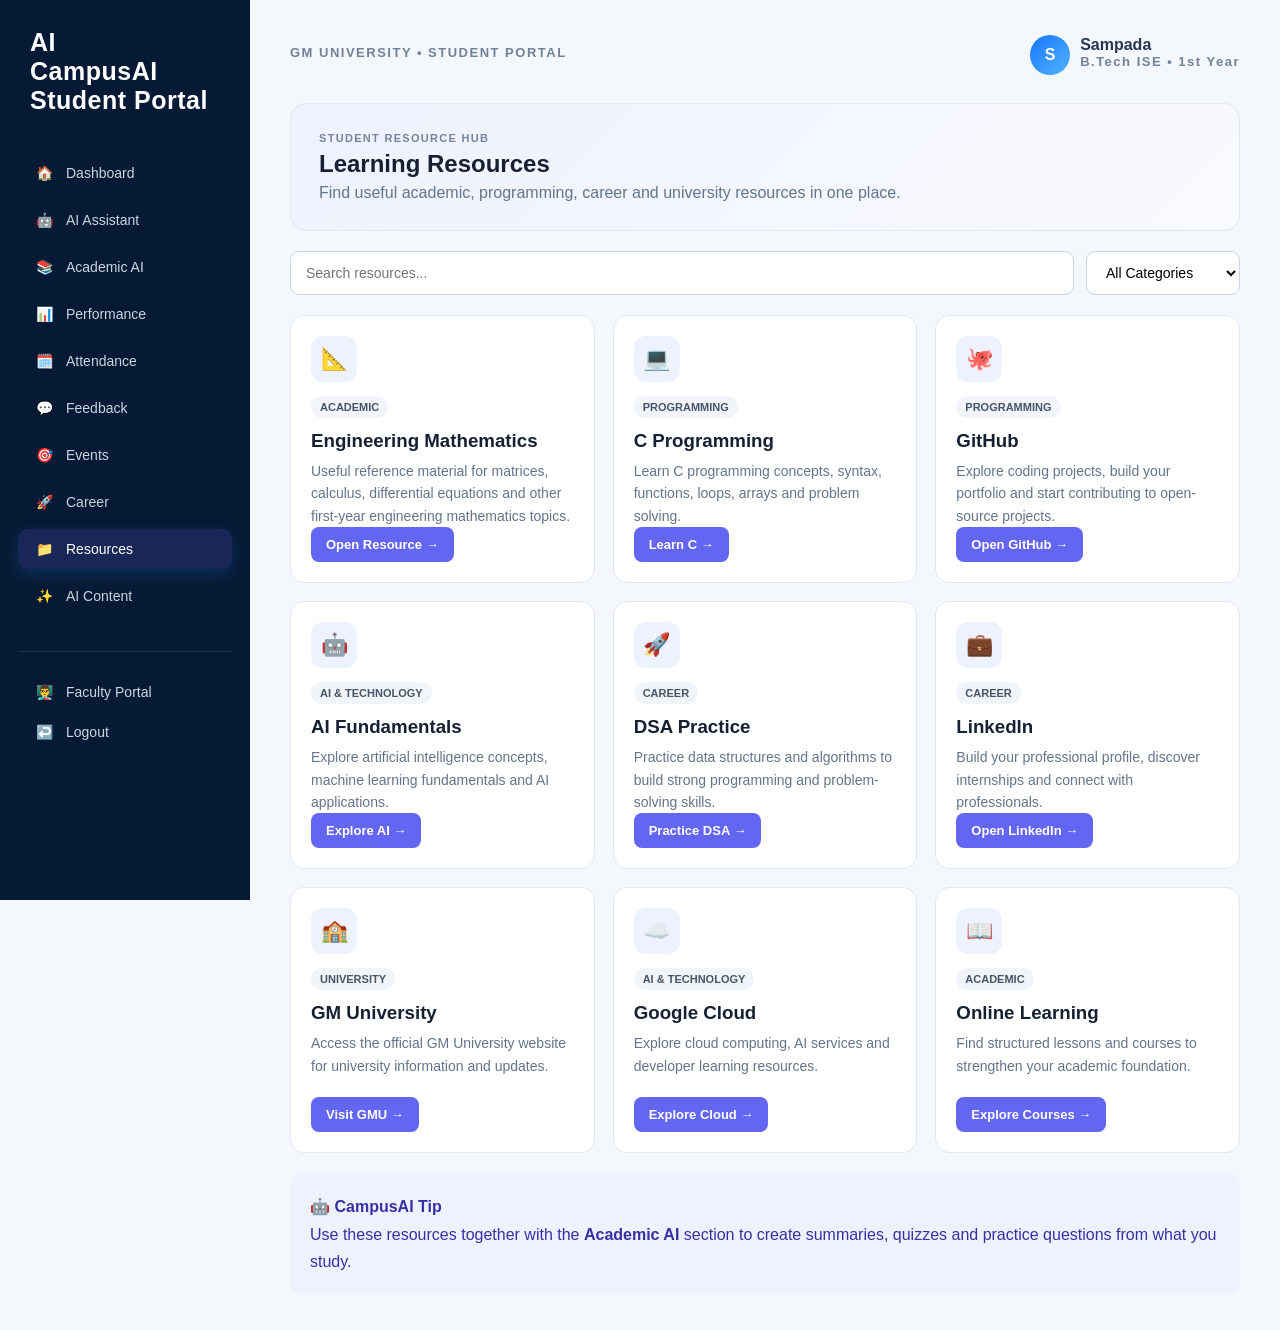
<file: frontend/resources.html>
<!DOCTYPE html>
<html lang="en">

<head>
    <meta charset="UTF-8">
    <meta name="viewport" content="width=device-width, initial-scale=1.0">

    <title>CampusAI | Resources</title>

    <link rel="stylesheet" href="style.css">

    <style>
        .resources-hero {
            background: linear-gradient(135deg, #eef2ff, #f8fafc);
            border: 1px solid #e2e8f0;
            border-radius: 16px;
            padding: 28px;
            margin-bottom: 20px;
        }

        .resources-hero h1 {
            margin: 6px 0;
        }

        .resources-hero p {
            color: #64748b;
            margin: 0;
        }

        .resource-controls {
            display: flex;
            gap: 12px;
            margin-bottom: 20px;
            flex-wrap: wrap;
        }

        .search-box {
            flex: 1;
            min-width: 220px;
            padding: 12px 15px;
            border: 1px solid #cbd5e1;
            border-radius: 9px;
            outline: none;
            font-size: 14px;
        }

        .search-box:focus {
            border-color: #6366f1;
        }

        .category-filter {
            padding: 12px 15px;
            border: 1px solid #cbd5e1;
            border-radius: 9px;
            background: white;
            font-size: 14px;
            outline: none;
        }

        .resource-grid {
            display: grid;
            grid-template-columns: repeat(3, 1fr);
            gap: 18px;
        }

        .resource-card {
            background: white;
            border: 1px solid #e2e8f0;
            border-radius: 14px;
            padding: 20px;
            transition: 0.2s;
        }

        .resource-card:hover {
            transform: translateY(-3px);
            box-shadow: 0 8px 25px rgba(15, 23, 42, 0.08);
            border-color: #c7d2fe;
        }

        .resource-icon {
            width: 46px;
            height: 46px;
            border-radius: 12px;
            background: #eef2ff;
            display: flex;
            align-items: center;
            justify-content: center;
            font-size: 22px;
            margin-bottom: 14px;
        }

        .resource-card h3 {
            margin: 0 0 8px;
        }

        .resource-card p {
            color: #64748b;
            font-size: 14px;
            line-height: 1.6;
            min-height: 65px;
        }

        .resource-tag {
            display: inline-block;
            padding: 5px 9px;
            background: #f1f5f9;
            color: #475569;
            border-radius: 20px;
            font-size: 11px;
            font-weight: 700;
            margin-bottom: 12px;
        }

        .resource-btn {
            display: inline-block;
            text-decoration: none;
            background: #6366f1;
            color: white !important;
            padding: 10px 15px;
            border-radius: 8px;
            font-size: 13px;
            font-weight: 700;
        }

        .resource-btn:hover {
            background: #4f46e5;
        }

        .no-results {
            display: none;
            text-align: center;
            padding: 35px;
            color: #64748b;
            background: white;
            border-radius: 14px;
            border: 1px solid #e2e8f0;
        }

        .tips-box {
            margin-top: 20px;
            padding: 20px;
            background: #eef2ff;
            border-radius: 12px;
            color: #3730a3;
            line-height: 1.7;
        }

        @media (max-width: 950px) {
            .resource-grid {
                grid-template-columns: repeat(2, 1fr);
            }
        }

        @media (max-width: 650px) {
            .resource-grid {
                grid-template-columns: 1fr;
            }
        }
    </style>
</head>


<body>

<div class="app">

    <!-- SIDEBAR -->

    <aside class="sidebar">

        <div class="sidebar-logo">

            <div class="logo-icon">
                AI
            </div>

            <div>
                <div class="logo-title">
                    CampusAI
                </div>

                <div class="logo-subtitle">
                    Student Portal
                </div>
            </div>

        </div>


        <nav>

            <a href="dashboard.html" class="nav-item">
                <span>🏠</span>
                <span>Dashboard</span>
            </a>

            <a href="ai.html" class="nav-item">
                <span>🤖</span>
                <span>AI Assistant</span>
            </a>

            <a href="academic.html" class="nav-item">
                <span>📚</span>
                <span>Academic AI</span>
            </a>

            <a href="performance.html" class="nav-item">
                <span>📊</span>
                <span>Performance</span>
            </a>

            <a href="attendance.html" class="nav-item">
                <span>🗓️</span>
                <span>Attendance</span>
            </a>

            <a href="feedback.html" class="nav-item">
                <span>💬</span>
                <span>Feedback</span>
            </a>

            <a href="events.html" class="nav-item">
                <span>🎯</span>
                <span>Events</span>
            </a>

            <a href="career.html" class="nav-item">
                <span>🚀</span>
                <span>Career</span>
            </a>

            <a href="resources.html" class="nav-item active">
                <span>📁</span>
                <span>Resources</span>
            </a>

            <a href="content.html" class="nav-item">
                <span>✨</span>
                <span>AI Content</span>
            </a>

        </nav>


        <div class="sidebar-bottom">

            <a href="faculty-login.html" class="nav-item">
                <span>👨‍🏫</span>
                <span>Faculty Portal</span>
            </a>

            <a href="index.html" class="nav-item">
                <span>↩️</span>
                <span>Logout</span>
            </a>

        </div>

    </aside>



    <!-- MAIN -->

    <main class="main-content">

        <!-- TOPBAR -->

        <div class="topbar">

            <div>

                <div class="small-text">
                    GM UNIVERSITY • STUDENT PORTAL
                </div>

            </div>


            <div class="profile">

                <div class="avatar">
                    S
                </div>

                <div>

                    <strong>
                        Sampada
                    </strong>

                    <div class="small-text">
                        B.Tech ISE • 1st Year
                    </div>

                </div>

            </div>

        </div>



        <!-- HERO -->

        <section class="resources-hero">

            <div class="section-label">
                STUDENT RESOURCE HUB
            </div>

            <h1>
                Learning Resources
            </h1>

            <p>
                Find useful academic, programming, career and
                university resources in one place.
            </p>

        </section>



        <!-- SEARCH -->

        <div class="resource-controls">

            <input
                type="text"
                id="resourceSearch"
                class="search-box"
                placeholder="Search resources..."
                oninput="filterResources()"
            >


            <select
                id="categoryFilter"
                class="category-filter"
                onchange="filterResources()"
            >

                <option value="all">
                    All Categories
                </option>

                <option value="academic">
                    Academic
                </option>

                <option value="programming">
                    Programming
                </option>

                <option value="career">
                    Career
                </option>

                <option value="ai">
                    AI & Technology
                </option>

                <option value="university">
                    University
                </option>

            </select>

        </div>



        <!-- RESOURCE GRID -->

        <div class="resource-grid" id="resourceGrid">


            <!-- ACADEMIC -->

            <div class="resource-card"
                 data-category="academic"
                 data-search="engineering mathematics maths">

                <div class="resource-icon">
                    📐
                </div>

                <span class="resource-tag">
                    ACADEMIC
                </span>

                <h3>
                    Engineering Mathematics
                </h3>

                <p>
                    Useful reference material for matrices,
                    calculus, differential equations and other
                    first-year engineering mathematics topics.
                </p>

                <a
                    href="https://www.khanacademy.org/math"
                    target="_blank"
                    class="resource-btn"
                >
                    Open Resource →
                </a>

            </div>



            <!-- PROGRAMMING -->

            <div class="resource-card"
                 data-category="programming"
                 data-search="c programming c language coding">

                <div class="resource-icon">
                    💻
                </div>

                <span class="resource-tag">
                    PROGRAMMING
                </span>

                <h3>
                    C Programming
                </h3>

                <p>
                    Learn C programming concepts, syntax,
                    functions, loops, arrays and problem solving.
                </p>

                <a
                    href="https://www.learn-c.org/"
                    target="_blank"
                    class="resource-btn"
                >
                    Learn C →
                </a>

            </div>



            <!-- PROGRAMMING -->

            <div class="resource-card"
                 data-category="programming"
                 data-search="github coding projects open source">

                <div class="resource-icon">
                    🐙
                </div>

                <span class="resource-tag">
                    PROGRAMMING
                </span>

                <h3>
                    GitHub
                </h3>

                <p>
                    Explore coding projects, build your portfolio
                    and start contributing to open-source projects.
                </p>

                <a
                    href="https://github.com/"
                    target="_blank"
                    class="resource-btn"
                >
                    Open GitHub →
                </a>

            </div>



            <!-- AI -->

            <div class="resource-card"
                 data-category="ai"
                 data-search="artificial intelligence machine learning ai">

                <div class="resource-icon">
                    🤖
                </div>

                <span class="resource-tag">
                    AI & TECHNOLOGY
                </span>

                <h3>
                    AI Fundamentals
                </h3>

                <p>
                    Explore artificial intelligence concepts,
                    machine learning fundamentals and AI applications.
                </p>

                <a
                    href="https://developers.google.com/machine-learning"
                    target="_blank"
                    class="resource-btn"
                >
                    Explore AI →
                </a>

            </div>



            <!-- CAREER -->

            <div class="resource-card"
                 data-category="career"
                 data-search="coding interview dsa algorithms">

                <div class="resource-icon">
                    🚀
                </div>

                <span class="resource-tag">
                    CAREER
                </span>

                <h3>
                    DSA Practice
                </h3>

                <p>
                    Practice data structures and algorithms to
                    build strong programming and problem-solving skills.
                </p>

                <a
                    href="https://leetcode.com/"
                    target="_blank"
                    class="resource-btn"
                >
                    Practice DSA →
                </a>

            </div>



            <!-- CAREER -->

            <div class="resource-card"
                 data-category="career"
                 data-search="linkedin jobs internship career">

                <div class="resource-icon">
                    💼
                </div>

                <span class="resource-tag">
                    CAREER
                </span>

                <h3>
                    LinkedIn
                </h3>

                <p>
                    Build your professional profile, discover
                    internships and connect with professionals.
                </p>

                <a
                    href="https://www.linkedin.com/"
                    target="_blank"
                    class="resource-btn"
                >
                    Open LinkedIn →
                </a>

            </div>



            <!-- UNIVERSITY -->

            <div class="resource-card"
                 data-category="university"
                 data-search="gmu university davangere college">

                <div class="resource-icon">
                    🏫
                </div>

                <span class="resource-tag">
                    UNIVERSITY
                </span>

                <h3>
                    GM University
                </h3>

                <p>
                    Access the official GM University website
                    for university information and updates.
                </p>

                <a
                    href="https://www.gmu.ac.in/"
                    target="_blank"
                    class="resource-btn"
                >
                    Visit GMU →
                </a>

            </div>



            <!-- AI -->

            <div class="resource-card"
                 data-category="ai"
                 data-search="google cloud cloud computing">

                <div class="resource-icon">
                    ☁️
                </div>

                <span class="resource-tag">
                    AI & TECHNOLOGY
                </span>

                <h3>
                    Google Cloud
                </h3>

                <p>
                    Explore cloud computing, AI services and
                    developer learning resources.
                </p>

                <a
                    href="https://cloud.google.com/learn"
                    target="_blank"
                    class="resource-btn"
                >
                    Explore Cloud →
                </a>

            </div>



            <!-- ACADEMIC -->

            <div class="resource-card"
                 data-category="academic"
                 data-search="study notes courses learning">

                <div class="resource-icon">
                    📖
                </div>

                <span class="resource-tag">
                    ACADEMIC
                </span>

                <h3>
                    Online Learning
                </h3>

                <p>
                    Find structured lessons and courses to
                    strengthen your academic foundation.
                </p>

                <a
                    href="https://www.coursera.org/"
                    target="_blank"
                    class="resource-btn"
                >
                    Explore Courses →
                </a>

            </div>

        </div>



        <!-- NO RESULTS -->

        <div
            class="no-results"
            id="noResults">

            <strong>
                No resources found.
            </strong>

            <br>

            Try another search term or category.

        </div>



        <!-- TIPS -->

        <div class="tips-box">

            <strong>
                🤖 CampusAI Tip
            </strong>

            <br>

            Use these resources together with the
            <strong>Academic AI</strong> section to create
            summaries, quizzes and practice questions from
            what you study.

        </div>

    </main>

</div>



<script>

function filterResources() {

    const search =
        document.getElementById("resourceSearch")
            .value
            .toLowerCase()
            .trim();

    const category =
        document.getElementById("categoryFilter")
            .value;


    const cards =
        document.querySelectorAll(".resource-card");


    let visibleCount = 0;


    cards.forEach(card => {

        const cardCategory =
            card.dataset.category;

        const cardSearch =
            card.dataset.search.toLowerCase();

        const cardText =
            card.innerText.toLowerCase();


        const matchesSearch =
            cardSearch.includes(search) ||
            cardText.includes(search);


        const matchesCategory =
            category === "all" ||
            cardCategory === category;


        if (matchesSearch && matchesCategory) {

            card.style.display = "";

            visibleCount++;

        } else {

            card.style.display = "none";

        }

    });


    document.getElementById("noResults")
        .style.display =
        visibleCount === 0
            ? "block"
            : "none";

}

</script>

</body>

</html>
</file>
<file: frontend/style.css>
/* =========================================
   CAMPUSAI - GLOBAL
========================================= */

* {
    margin: 0;
    padding: 0;
    box-sizing: border-box;
}

body {
    font-family: "Segoe UI", Arial, sans-serif;
    background: #f4f7fc;
    color: #172033;
}

/* =========================================
   SIDEBAR
========================================= */

.sidebar {
    position: fixed;
    left: 0;
    top: 0;
    width: 250px;
    height: 100vh;
    background: #071a35;
    color: white;
    padding: 28px 18px;
    z-index: 1000;
    overflow-y: auto;
}

.sidebar-logo {
    font-size: 25px;
    font-weight: 800;
    padding: 0 12px;
    margin-bottom: 38px;
    letter-spacing: 0.5px;
}

.sidebar-logo span {
    color: #42a5ff;
}

.sidebar nav {
    display: flex;
    flex-direction: column;
    gap: 7px;
}

.nav-item {
    display: flex;
    align-items: center;
    gap: 12px;

    color: #aebbd0;
    text-decoration: none;

    padding: 12px 14px;
    border-radius: 10px;

    font-size: 14px;
    transition: all 0.25s ease;
}

.nav-item:hover {
    background: #12335d;
    color: white;
    transform: translateX(3px);
}

.nav-item.active {
    background: linear-gradient(90deg, #1769d1, #2087f5);
    color: white;
    box-shadow: 0 5px 15px rgba(20, 110, 220, 0.25);
}

.sidebar-bottom {
    margin-top: 35px;
    padding-top: 20px;
    border-top: 1px solid rgba(255,255,255,0.1);
}

/* =========================================
   MAIN CONTENT
========================================= */

.main-content {
    margin-left: 250px;
    min-height: 100vh;
    padding: 35px 40px;
}

/* =========================================
   TOPBAR
========================================= */

.topbar {
    display: flex;
    justify-content: space-between;
    align-items: center;
    margin-bottom: 28px;
}

.small-text {
    color: #72819a;
    font-size: 13px;
    letter-spacing: 1.5px;
    font-weight: 600;
    margin-bottom: 5px;
}

.topbar h2 {
    font-size: 32px;
    color: #16233d;
}

.profile {
    display: flex;
    align-items: center;
    gap: 10px;
    color: #273650;
    font-size: 16px;
}

.notification {
    font-size: 19px;
    margin-right: 5px;
}

.avatar {
    width: 40px;
    height: 40px;

    border-radius: 50%;

    display: flex;
    align-items: center;
    justify-content: center;

    background: linear-gradient(135deg, #1677ff, #53b3ff);
    color: white;

    font-weight: 700;
}

/* =========================================
   WELCOME
========================================= */

.welcome {
    background: linear-gradient(135deg, #122f5c, #2c65aa);
    border-radius: 20px;

    padding: 38px 40px;

    color: white;

    display: flex;
    justify-content: space-between;
    align-items: center;

    margin-bottom: 28px;

    box-shadow: 0 15px 35px rgba(24, 70, 130, 0.18);
}

.welcome h1 {
    font-size: 34px;
    margin-bottom: 10px;
}

.welcome p {
    color: #dcecff;
    font-size: 16px;
}

.ai-status {
    display: flex;
    align-items: center;
    gap: 9px;

    color: #e7f4ff;
    font-size: 14px;
    white-space: nowrap;
}

.status-dot {
    width: 9px;
    height: 9px;
    background: #55e391;
    border-radius: 50%;
    box-shadow: 0 0 10px rgba(85, 227, 145, 0.8);
}

/* =========================================
   STAT CARDS
========================================= */

.stats {
    display: grid;
    grid-template-columns: repeat(4, 1fr);
    gap: 18px;

    margin-bottom: 28px;
}

.stat-card {
    background: white;

    border: 1px solid #e3e9f2;
    border-radius: 16px;

    padding: 22px;

    display: flex;
    align-items: center;
    gap: 16px;

    box-shadow: 0 6px 20px rgba(30, 60, 100, 0.05);

    transition: 0.25s;
}

.stat-card:hover {
    transform: translateY(-4px);
    box-shadow: 0 12px 30px rgba(30, 70, 120, 0.1);
}

.stat-icon {
    width: 52px;
    height: 52px;

    border-radius: 14px;

    background: #edf5ff;

    display: flex;
    align-items: center;
    justify-content: center;

    font-size: 23px;
}

.stat-card p {
    color: #72819a;
    font-size: 13px;
    margin-bottom: 5px;
}

.stat-card h2 {
    color: #17233d;
    font-size: 27px;
    margin-bottom: 3px;
}

.positive {
    color: #159447;
    font-size: 12px;
    font-weight: 600;
}

.neutral {
    color: #6c7c96;
    font-size: 12px;
    font-weight: 600;
}

/* =========================================
   DASHBOARD GRID
========================================= */

.dashboard-grid {
    display: grid;
    grid-template-columns: 1.15fr 0.85fr;
    gap: 22px;

    margin-bottom: 25px;
}

/* =========================================
   PANELS
========================================= */

.panel {
    background: white;

    border: 1px solid #e3e9f2;
    border-radius: 17px;

    padding: 25px;

    box-shadow: 0 6px 20px rgba(30, 60, 100, 0.045);
}

.panel-header {
    display: flex;
    justify-content: space-between;
    align-items: flex-start;

    margin-bottom: 22px;
}

.section-label {
    color: #75849d;
    font-size: 11px;
    font-weight: 800;
    letter-spacing: 1.3px;
    margin-bottom: 5px;
}

.panel h3 {
    font-size: 21px;
    color: #17233d;
}

.ai-badge {
    background: #eaf3ff;
    color: #1671d8;

    font-size: 10px;
    font-weight: 800;

    padding: 6px 10px;
    border-radius: 20px;
}

/* =========================================
   INSIGHTS
========================================= */

.insights-panel {
    min-height: 300px;
}

.insight {
    display: flex;
    gap: 14px;

    background: #f6f9fd;

    border: 1px solid #e8eef6;

    border-radius: 12px;

    padding: 16px;

    margin-bottom: 13px;
}

.insight:last-child {
    margin-bottom: 0;
}

.insight-icon {
    width: 40px;
    height: 40px;

    flex-shrink: 0;

    border-radius: 10px;

    background: #e6f1ff;

    display: flex;
    align-items: center;
    justify-content: center;

    font-size: 18px;
}

.insight h4 {
    color: #1d2d49;
    margin-bottom: 5px;
}

.insight p {
    color: #71809a;
    font-size: 13px;
    line-height: 1.55;
}

/* =========================================
   QUICK ACTIONS
========================================= */

.quick-actions {
    display: grid;
    grid-template-columns: 1fr 1fr;
    gap: 12px;
}

.action-btn {
    border: 1px solid #e2e9f2;

    background: #fafcff;

    color: #17233d;

    border-radius: 12px;

    padding: 15px;

    display: flex;
    align-items: center;
    gap: 12px;

    cursor: pointer;

    text-align: left;

    transition: 0.2s;
}

.action-btn:hover {
    border-color: #8ebcf0;
    background: #f1f7ff;
    transform: translateY(-2px);
}

.action-btn > span {
    font-size: 21px;
}

.action-btn strong {
    display: block;
    font-size: 13px;
    margin-bottom: 4px;
}

.action-btn small {
    color: #7b889d;
    font-size: 11px;
}

/* =========================================
   EVENTS
========================================= */

.events-panel {
    margin-bottom: 30px;
}

.view-btn {
    background: transparent;
    color: #1677ff;

    border: 1px solid #d5e3f4;

    padding: 8px 14px;

    border-radius: 8px;

    font-size: 12px;
    font-weight: 600;

    cursor: pointer;
}

.view-btn:hover {
    background: #edf5ff;
}

.events {
    display: flex;
    flex-direction: column;
    gap: 12px;
}

.event {
    display: flex;
    align-items: center;
    gap: 18px;

    padding: 15px;

    border: 1px solid #e8edf4;

    border-radius: 12px;

    background: #fbfcfe;
}

.date {
    width: 55px;
    height: 58px;

    background: #edf5ff;

    border-radius: 10px;

    display: flex;
    flex-direction: column;

    align-items: center;
    justify-content: center;

    color: #1677ff;
}

.date strong {
    font-size: 20px;
}

.date span {
    font-size: 10px;
    font-weight: 800;
}

.event-info {
    flex: 1;
}

.event-info h4 {
    color: #1c2b45;
    margin-bottom: 5px;
}

.event-info p {
    color: #78869b;
    font-size: 12px;
}

.event-tag {
    background: #edf5ff;
    color: #1671d8;

    font-size: 11px;
    font-weight: 700;

    padding: 7px 11px;

    border-radius: 20px;
}

/* =========================================
   GENERAL BUTTONS
========================================= */

button {
    font-family: inherit;
}

/* =========================================
   RESPONSIVE
========================================= */

@media (max-width: 1100px) {

    .stats {
        grid-template-columns: repeat(2, 1fr);
    }

    .dashboard-grid {
        grid-template-columns: 1fr;
    }
}

@media (max-width: 750px) {

    .sidebar {
        width: 70px;
        padding: 25px 8px;
    }

    .sidebar-logo {
        font-size: 0;
        text-align: center;
    }

    .sidebar-logo span {
        font-size: 21px;
    }

    .nav-item {
        justify-content: center;
        padding: 12px 5px;
    }

    .nav-item span {
        display: none;
    }

    .sidebar-bottom {
        display: none;
    }

    .main-content {
        margin-left: 70px;
        padding: 25px 18px;
    }

    .welcome {
        padding: 28px;
        flex-direction: column;
        align-items: flex-start;
        gap: 18px;
    }

    .welcome h1 {
        font-size: 27px;
    }

    .stats {
        grid-template-columns: 1fr;
    }

    .quick-actions {
        grid-template-columns: 1fr;
    }

    .topbar {
        gap: 15px;
    }
}
/* =========================================
   SHARED CAMPUSAI INNER PAGES
========================================= */

.page-container {
    max-width: 1200px;
    margin: 0 auto;
}

/* Page Header */

.page-header {
    margin-bottom: 30px;
}

.page-header h1 {
    font-size: 32px;
    color: #17233d;
    margin-bottom: 8px;
}

.page-header p {
    color: #71809a;
    font-size: 16px;
}

/* Hero */

.page-hero {
    background: linear-gradient(135deg, #122f5c, #2c65aa);
    color: white;
    padding: 32px 38px;
    border-radius: 20px;
    margin-bottom: 30px;
    box-shadow: 0 15px 35px rgba(24, 70, 130, 0.15);
}

.page-hero h1,
.page-hero h2 {
    color: white;
    margin-bottom: 8px;
}

.page-hero p {
    color: #dcecff;
    line-height: 1.6;
}

/* Generic grid */

.tool-grid {
    display: grid;
    grid-template-columns: repeat(2, 1fr);
    gap: 20px;
    margin-bottom: 30px;
}

/* Generic tool card */

.tool-card {
    background: white;
    border: 1px solid #e3e9f2;
    border-radius: 16px;
    padding: 25px;
    box-shadow: 0 6px 20px rgba(30, 60, 100, 0.05);
    transition: 0.25s;
}

.tool-card:hover {
    transform: translateY(-4px);
    box-shadow: 0 12px 30px rgba(30, 70, 120, 0.1);
}

.tool-card h2,
.tool-card h3 {
    color: #17233d;
    margin-bottom: 8px;
}

.tool-card p {
    color: #71809a;
    line-height: 1.6;
}

/* Feature icon */

.icon-box {
    width: 50px;
    height: 50px;
    border-radius: 13px;
    background: #eaf3ff;
    display: flex;
    align-items: center;
    justify-content: center;
    font-size: 22px;
    margin-bottom: 15px;
}

/* Forms */

.form-card {
    background: white;
    border: 1px solid #e3e9f2;
    border-radius: 16px;
    padding: 28px;
    box-shadow: 0 6px 20px rgba(30, 60, 100, 0.05);
    margin-bottom: 25px;
}

.form-card h2 {
    color: #17233d;
    margin-bottom: 8px;
}

.form-card p {
    color: #71809a;
    margin-bottom: 20px;
}

/* Labels */

label {
    display: block;
    color: #33415c;
    font-size: 13px;
    font-weight: 600;
    margin-top: 12px;
}

/* Inputs */

input,
select,
textarea {
    font-family: inherit;
}

/* Primary buttons */

button,
.primary-btn {
    background: linear-gradient(135deg, #1677ff, #287ee9);
    color: white;
    border: none;
    border-radius: 9px;
    padding: 11px 18px;
    font-weight: 600;
    cursor: pointer;
    transition: 0.2s;
}

button:hover,
.primary-btn:hover {
    transform: translateY(-2px);
    box-shadow: 0 7px 18px rgba(22, 119, 255, 0.22);
}

/* Result */

.result {
    background: #f6f9fd;
    border: 1px solid #e0e8f2;
    border-radius: 13px;
    padding: 22px;
    margin-top: 20px;
}

.result h2,
.result h3 {
    color: #17233d;
    margin-bottom: 10px;
}

.result p {
    color: #71809a;
    line-height: 1.6;
}

/* Stats */

.page-stats {
    display: grid;
    grid-template-columns: repeat(3, 1fr);
    gap: 18px;
    margin-bottom: 25px;
}

.page-stat {
    background: white;
    border: 1px solid #e3e9f2;
    border-radius: 15px;
    padding: 22px;
}

.page-stat p {
    color: #71809a;
    font-size: 13px;
}

.page-stat h2 {
    color: #17233d;
    font-size: 29px;
    margin-top: 5px;
}

/* AI status */

.ai-online {
    display: inline-flex;
    align-items: center;
    gap: 8px;
    color: #168d49;
    font-size: 13px;
    font-weight: 600;
}

.ai-online::before {
    content: "";
    width: 8px;
    height: 8px;
    background: #42d982;
    border-radius: 50%;
    box-shadow: 0 0 9px rgba(66, 217, 130, 0.7);
}

/* Progress */

.progress {
    width: 100%;
    height: 9px;
    background: #e8edf4;
    border-radius: 20px;
    overflow: hidden;
    margin: 8px 0 18px;
}

.progress-bar {
    height: 100%;
    background: linear-gradient(90deg, #1677ff, #4cb4ff);
    border-radius: 20px;
}

/* Responsive */

@media (max-width: 800px) {

    .tool-grid {
        grid-template-columns: 1fr;
    }

    .page-stats {
        grid-template-columns: 1fr;
    }

    .page-hero {
        padding: 25px;
    }

    .page-header h1 {
        font-size: 27px;
    }
}
/* ==============================
   AI ASSISTANT CHAT
================================ */

.chat-messages {
    margin-top: 25px;
    padding: 10px 5px;
    max-height: 430px;
    overflow-y: auto;
}

.message {
    display: flex;
    gap: 14px;
    margin-bottom: 22px;
    align-items: flex-start;
}

.message-avatar {
    width: 42px;
    height: 42px;
    min-width: 42px;

    border-radius: 12px;

    background: linear-gradient(135deg, #2563eb, #60a5fa);

    color: white;

    display: flex;
    align-items: center;
    justify-content: center;

    font-weight: 700;
    font-size: 13px;
}

.message-content {
    max-width: 80%;
}

.message-content strong {
    display: block;
    color: #172554;
    margin-bottom: 6px;
    font-size: 15px;
}

.message-content p {
    margin: 0;

    color: #475569;

    background: #f4f7fc;

    padding: 12px 16px;

    border-radius: 6px 16px 16px 16px;

    line-height: 1.6;
}


/* USER MESSAGE */

.user-message {
    justify-content: flex-end;
}

.user-message .message-content {
    text-align: right;
}

.user-message .message-content strong {
    color: #2563eb;
}

.user-message .message-content p {
    background: #2563eb;
    color: white;

    border-radius: 16px 6px 16px 16px;
}


/* CHAT INPUT */

.chat-input {
    display: flex;
    gap: 12px;

    margin-top: 20px;

    padding-top: 20px;

    border-top: 1px solid #e2e8f0;
}

.chat-input input {
    flex: 1;

    padding: 14px 16px;

    border: 1px solid #dbe3ef;

    border-radius: 12px;

    outline: none;

    font-size: 15px;
}

.chat-input input:focus {
    border-color: #3b82f6;

    box-shadow: 0 0 0 3px rgba(59, 130, 246, 0.12);
}

.chat-input button {
    border: none;

    background: linear-gradient(135deg, #2563eb, #3b82f6);

    color: white;

    padding: 12px 24px;

    border-radius: 10px;

    font-size: 15px;

    font-weight: 600;

    cursor: pointer;

    transition: 0.2s;
}

.chat-input button:hover {
    transform: translateY(-1px);

    box-shadow: 0 8px 20px rgba(37, 99, 235, 0.25);
}


/* MOBILE */

@media (max-width: 700px) {

    .message-content {
        max-width: 90%;
    }

    .chat-input {
        flex-direction: column;
    }

    .chat-input button {
        width: 100%;
    }
}
/* ==============================
   ACADEMIC AI RESULT
================================ */

.academic-result {
    margin-top: 24px;
}

.result-placeholder {
    color: #64748b;
    line-height: 1.7;
}

.ai-result {
    padding: 10px 5px;
}

.ai-result h3 {
    margin-top: 18px;
    color: #172554;
    font-size: 24px;
}

.ai-result h4 {
    margin-top: 22px;
    color: #1e3a8a;
    font-size: 17px;
}

.ai-result p {
    color: #475569;
    line-height: 1.7;
}

.ai-result ul {
    color: #475569;
    line-height: 2;
    padding-left: 25px;
}

.ai-result hr {
    border: none;
    border-top: 1px solid #e2e8f0;
    margin: 22px 0;
}
/* ==========================================
   SIDEBAR NAVIGATION FIX
========================================== */

.sidebar a {
    text-decoration: none !important;
    color: inherit !important;
}

.sidebar .nav-item {
    display: flex;
    align-items: center;
    gap: 12px;

    width: 100%;
    box-sizing: border-box;

    padding: 12px 16px;

    color: #cbd5e1 !important;
    text-decoration: none !important;

    border-radius: 10px;

    transition: all 0.2s ease;
}

.sidebar .nav-item:hover {
    color: #ffffff !important;
    background: rgba(255, 255, 255, 0.08);

    text-decoration: none !important;
}

.sidebar .nav-item.active {
    color: #ffffff !important;
    background: rgba(99, 102, 241, 0.18);

    text-decoration: none !important;
}

/* Prevent browser link colors */
.sidebar a:visited,
.sidebar a:link,
.sidebar a:active {
    text-decoration: none !important;
}

/* Sidebar icons */
.sidebar .nav-item span {
    min-width: 20px;
    text-align: center;
}
</file>
